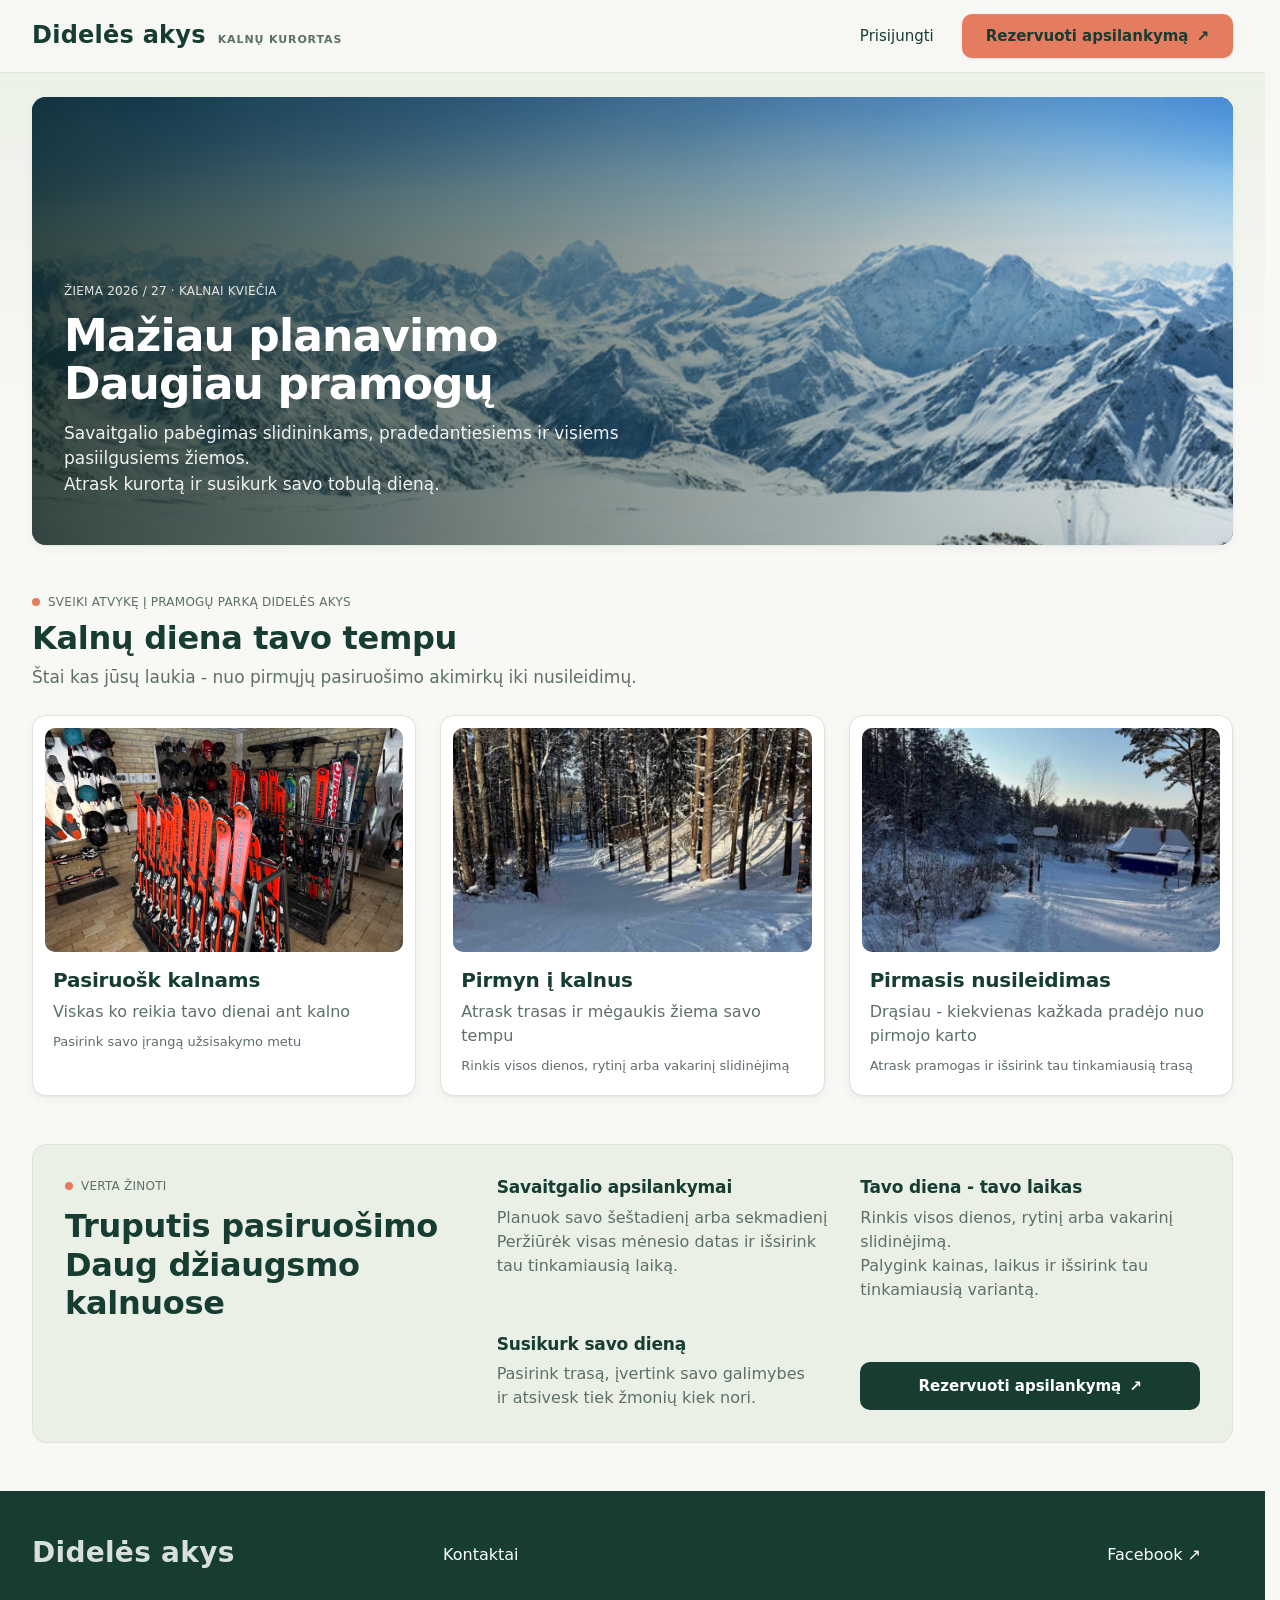
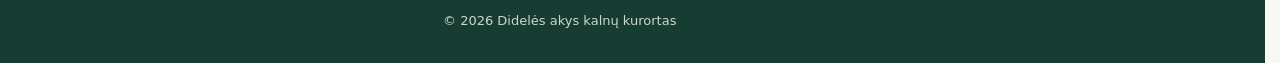
<file: index.html>
<!DOCTYPE html>
<html lang="lt">
<head>
  <meta charset="utf-8">
  <meta name="viewport" content="width=device-width, initial-scale=1">
  <title>Didelės akys – kalnų kurortas</title>
  <meta name="description" content="Savaitgalio pabėgimas slidininkams, pradedantiesiems ir visiems pasiilgusiems žiemos. Atrask Didelės akys kalnų kurortą ir susikurk savo tobulą dieną.">
  <script>document.documentElement.classList.add("js");</script>
  <link rel="stylesheet" href="css/home.css">
</head>
<body>
  <a class="skip-link" href="#main">Pereiti prie turinio</a>

  <header class="site-header">
    <div class="container header-inner">
      <a class="brand" href="index.html" aria-label="Didelės akys kalnų kurortas, pradžia">
        <span class="brand-name">Didelės akys</span>
        <span class="brand-sub">Kalnų kurortas</span>
      </a>
      <button class="nav-toggle" type="button" aria-expanded="false" aria-controls="site-nav" aria-label="Open menu">
        <span></span><span></span><span></span>
      </button>
      <nav class="site-nav" id="site-nav" aria-label="Pagrindinė naršymo juosta">
        <a class="nav-link" href="login.html">Prisijungti</a>
        <a class="btn btn-primary" href="attractions.html">Rezervuoti apsilankymą <span aria-hidden="true">↗</span></a>
      </nav>
    </div>
  </header>

  <main id="main">
    <div class="container hero-wrap">
      <section class="hero">
        <img class="hero__img" src="images/title4.jpg" alt="Snieguotas slėnis su kaimu ir slidinėjimo trasomis">
        <div class="hero__content">
          <p class="eyebrow hero__eyebrow">Žiema 2026 / 27 · Kalnai kviečia</p>
          <h1 class="hero__title">Mažiau planavimo<br>Daugiau pramogų</h1>
          <p class="hero__text">Savaitgalio pabėgimas slidininkams, pradedantiesiems ir visiems pasiilgusiems žiemos.<br>Atrask kurortą ir susikurk savo tobulą dieną.</p>
          <!-- <a class="btn btn-primary btn-lg" href="attractions.html">Rezervuoti apsilankymą <span aria-hidden="true">↗</span></a> -->
        </div>
      </section>
    </div>

    <section class="intro container" aria-labelledby="intro-title">
      <div class="intro__head">
        <p class="eyebrow eyebrow--dot">Sveiki atvykę į pramogų parką Didelės akys</p>
        <h2 id="intro-title">Kalnų diena tavo tempu</h2>
        <p class="muted">Štai kas jūsų laukia - nuo pirmųjų pasiruošimo akimirkų iki nusileidimų.</p>
      </div>

      <ul class="cards">
        <li class="card">
          <article>
            <img src="images/fotke3.png" alt="Slidžių nuomos būdelė, slidės įsmeigtos sniege" loading="lazy">
            <div class="card__title"><h3>Pasiruošk kalnams</h3></div>
            <p class="muted">Viskas ko reikia tavo dienai ant kalno</p>
            <p class="card__note">Pasirink savo įrangą užsisakymo metu</p>
          </article>
        </li>
        <li class="card">
          <article>
            <img src="images/fotke2.png" alt="Gondolinis keltuvas virš apsnigtų pušų" loading="lazy">
            <div class="card__title"><h3>Pirmyn į kalnus</h3></div>
            <p class="muted">Atrask trasas ir mėgaukis žiema savo tempu</p>
            <p class="card__note">Rinkis visos dienos, rytinį arba vakarinį slidinėjimą</p>
          </article>
        </li>
        <li class="card">
          <article>
            <img src="images/fotke4.png" alt="Du žmonės kartu slidinėja švelniu šlaitu" loading="lazy">
            <div class="card__title"><h3>Pirmasis nusileidimas</h3></div>
            <p class="muted">Drąsiau - kiekvienas kažkada pradėjo nuo pirmojo karto</p>
            <p class="card__note">Atrask pramogas ir išsirink tau tinkamiausią trasą</p>
          </article>
        </li>
      </ul>
    </section>

    <section class="container good-wrap" aria-labelledby="good-title">
      <div class="good">
        <div class="good__intro">
          <p class="eyebrow eyebrow--dot">Verta žinoti</p>
          <h2 id="good-title">Truputis pasiruošimo<br>Daug džiaugsmo kalnuose</h2>
        </div>
        <div class="good__item good__item--a">
          <h3>Savaitgalio apsilankymai</h3>
          <p class="muted">Planuok savo šeštadienį arba sekmadienį<br>Peržiūrėk visas mėnesio datas ir išsirink tau tinkamiausią laiką.</p>
        </div>
        <div class="good__item good__item--b">
          <h3>Tavo diena - tavo laikas</h3>
          <p class="muted">Rinkis visos dienos, rytinį arba vakarinį slidinėjimą.<br>Palygink kainas, laikus ir išsirink tau tinkamiausią variantą.</p>
        </div>
        <div class="good__item good__item--c">
          <h3>Susikurk savo dieną</h3>
          <p class="muted">Pasirink trasą, įvertink savo galimybes<br>ir atsivesk tiek žmonių kiek nori.</p>
        </div>
        <div class="good__cta">
          <a class="btn btn-dark btn-lg btn-wide" href="attractions.html">Rezervuoti apsilankymą <span aria-hidden="true">↗</span></a>
        </div>
      </div>
    </section>
  </main>

  <footer class="site-footer">
    <div class="container footer-inner">
      <div class="footer-brand">
        <p class="brand-name">Didelės akys</p>
      </div>
      <nav class="footer-nav" aria-label="Apatinė naršymo juosta">
        <a href="mailto:info@didelesakys.lt" id="footer-contact" data-action="contact">Kontaktai</a>
        <a href="https://www.facebook.com/" target="_blank" rel="noopener noreferrer" id="footer-facebook" data-action="facebook">Facebook <span aria-hidden="true">↗</span></a>
      </nav>
      <div class="footer-legal">
        <p>© 2026 Didelės akys kalnų kurortas</p>
      </div>
    </div>
  </footer>

  <script src="js/script.js"></script>
</body>
</html>
</file>
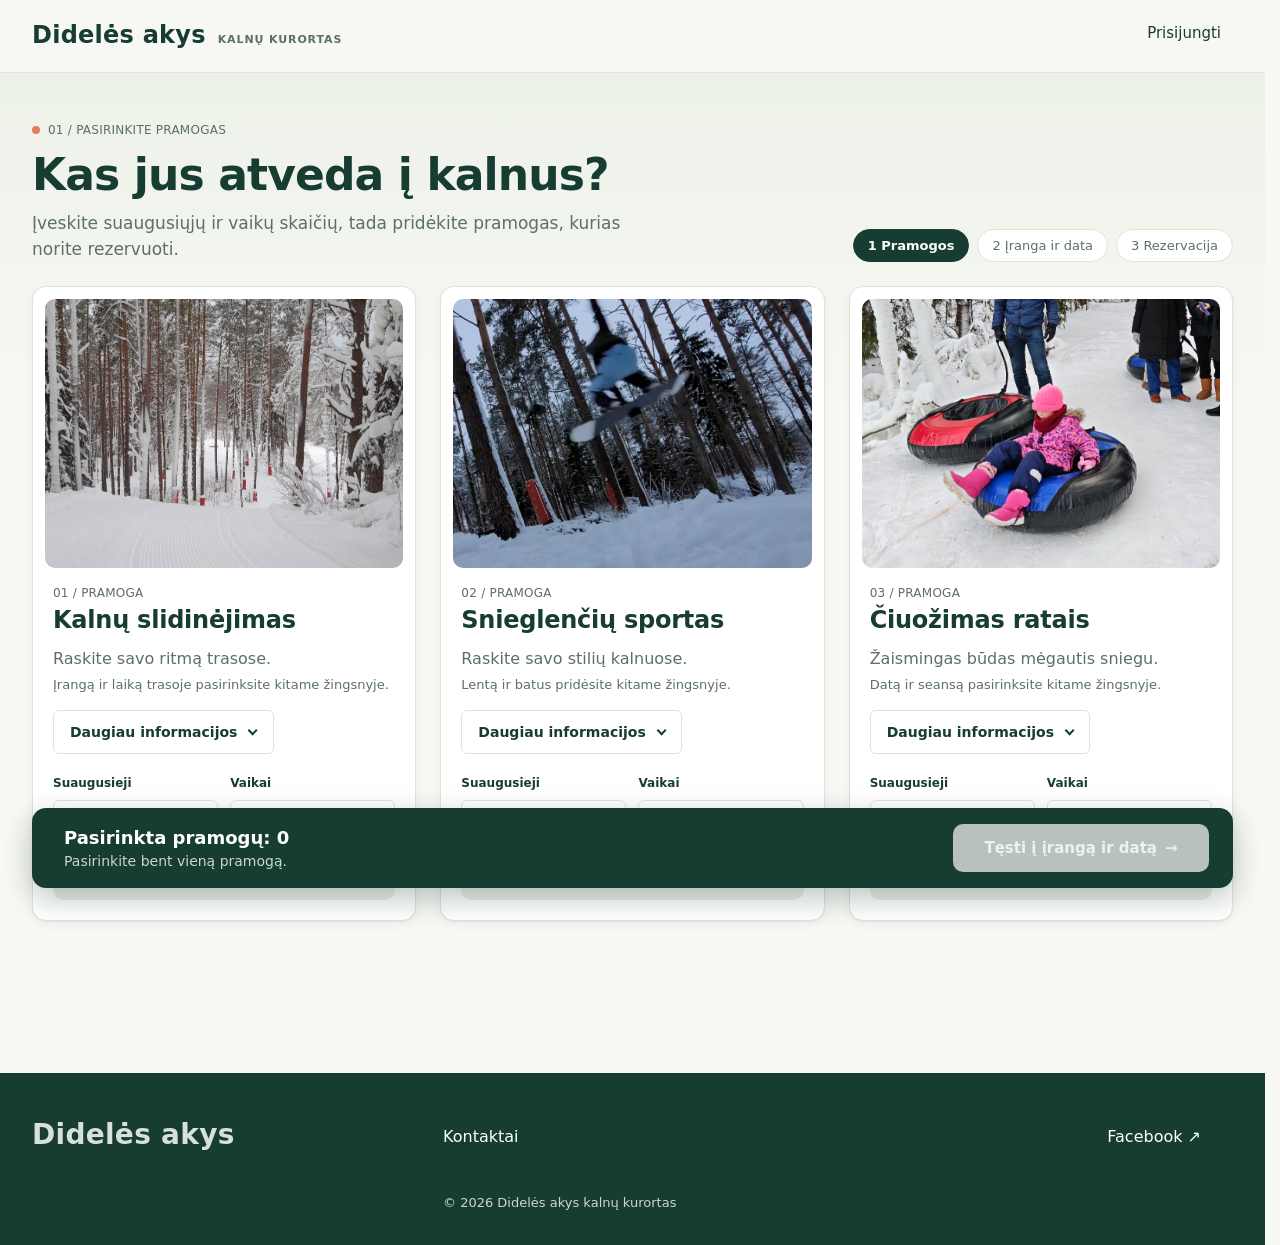
<file: attractions.html>
<!DOCTYPE html>
<html lang="lt">
<head>
  <meta charset="utf-8">
  <meta name="viewport" content="width=device-width, initial-scale=1">
  <title>Pasirinkite pramogas – Didelės akys kalnų kurortas</title>
  <meta name="description" content="Pasirinkite pramogas Didelės akys kalnų kurorte: kalnų slidinėjimą, snieglenčių sportą ir čiuožimą ratais.">
  <link rel="alternate" hreflang="en" href="index.html">
  <link rel="alternate" hreflang="lt" href="lt.html">
  <link rel="stylesheet" href="css/attractions.css">
</head>
<body>
  <a class="skip-link" href="#main">Pereiti prie turinio</a>

  <header class="site-header">
    <div class="container header-inner">
      <a class="brand" href="index.html" id="nav-home" data-action="home" aria-label="Didelės akys kalnų kurortas, pradžia">
        <span class="brand-name">Didelės akys</span>
        <span class="brand-sub">Kalnų kurortas</span>
      </a>
      <nav class="site-nav" aria-label="Pagrindinė naršymo juosta">
        <a class="nav-link nav-hide-sm" href="login.html" id="nav-login" data-action="login">Prisijungti</a>
      </nav>
    </div>
  </header>

  <main id="main" class="container">
    <section class="page-intro" aria-labelledby="page-title">
      <p class="eyebrow">01 / Pasirinkite pramogas</p>
      <h1 id="page-title">Kas jus atveda į kalnus?</h1>
      <div class="intro-row">
        <p class="lead">Įveskite suaugusiųjų ir vaikų skaičių, tada pridėkite pramogas, kurias norite rezervuoti.</p>
        <ol class="steps" aria-label="Rezervavimo žingsniai">
          <li aria-current="step" data-step="attractions">1 Pramogos</li>
          <li data-step="gear-date">2 Įranga ir data</li>
          <li data-step="reservation">3 Rezervacija</li>
        </ol>
      </div>
    </section>

    <form class="booking" id="booking-form" action="#" method="post">
      <div class="booking-layout">

        <!-- Each card is one attraction. JS can find everything through the data-* hooks. Descriptions use native <details>, so no JS is needed to expand them. -->
        <ul class="attractions" id="attractions-list" aria-label="Pramogos">

          <!-- Alpine skiing -->
          <li class="card" data-attraction="alpine-skiing" data-name="Kalnų slidinėjimas">
            <img class="card-img" src="images/alpine-skiing.jpg" alt="Du žmonės slidinėja saulėtoje trasoje" width="332" height="392" loading="lazy">
            <div class="card-body">
              <div class="card-head">
                <div>
                  <p class="eyebrow">01 / Pramoga</p>
                  <h2>Kalnų slidinėjimas</h2>
                </div>
              </div>
              <p class="card-text">Raskite savo ritmą trasose.</p>
              <p class="card-note">Įrangą ir laiką trasoje pasirinksite kitame žingsnyje.</p>

              <details class="more">
                <summary><span class="more-closed">Daugiau informacijos</span><span class="more-open">Mažiau informacijos</span></summary>
                <div class="more-body">
                  <p>Mūsų trasos tinka ir pradedantiesiems, ir patyrusiems slidininkams. Švelnūs šlaitai papėdėje – puiki vieta pirmiesiems posūkiams, o aukštesnės trasos suteikia erdvės greičiui ir ilgiems nusileidimams.</p>
                  <p>Visą dieną veikia keltuvai, o papėdėje rasite įrangos nuomą ir instruktorius, kurie padės parinkti tinkamą dydį ir pasidalys patarimais.</p>
                </div>
              </details>

              <div class="card-controls">
                <div class="field">
                  <label for="ski-adults">Suaugusieji</label>
                  <input class="qty" id="ski-adults" name="ski-adults" data-qty="adults" type="number" inputmode="numeric" min="0" max="20" value="0">
                </div>
                <div class="field">
                  <label for="ski-children">Vaikai</label>
                  <input class="qty" id="ski-children" name="ski-children" data-qty="children" type="number" inputmode="numeric" min="0" max="20" value="0">
                </div>
                <div class="select">
                  <input type="checkbox" id="ski-select" name="attractions" data-select value="alpine-skiing">
                  <label class="btn btn-select" for="ski-select">
                    <span class="when-off">+ Pasirinkti pramogą</span>
                    <span class="when-on">✓ Pasirinkta</span>
                  </label>
                </div>
              </div>
            </div>
          </li>

          <!-- Snowboarding -->
          <li class="card" data-attraction="snowboarding" data-name="Snieglenčių sportas">
            <img class="card-img" src="images/snowboarding.jpg" alt="Snieglentininkas leidžiasi per apsnigtą mišką" width="332" height="392" loading="lazy">
            <div class="card-body">
              <div class="card-head">
                <div>
                  <p class="eyebrow">02 / Pramoga</p>
                  <h2>Snieglenčių sportas</h2>
                </div>
              </div>
              <p class="card-text">Raskite savo stilių kalnuose.</p>
              <p class="card-note">Lentą ir batus pridėsite kitame žingsnyje.</p>

              <details class="more">
                <summary><span class="more-closed">Daugiau informacijos</span><span class="more-open">Mažiau informacijos</span></summary>
                <div class="more-body">
                  <p>Nesvarbu, ar stojate ant lentos pirmą kartą, ar jau mėgstate gilų sniegą – trasos pritaikytos visiems lygiams. Pradedantiesiems skirta lėtesnė zona, kurioje saugu mokytis pusiausvyros.</p>
                  <p>Lentą ir batus galite išsinuomoti papėdėje – darbuotojai padės juos pritaikyti, kad diena kalnuose būtų patogi.</p>
                </div>
              </details>

              <div class="card-controls">
                <div class="field">
                  <label for="board-adults">Suaugusieji</label>
                  <input class="qty" id="board-adults" name="board-adults" data-qty="adults" type="number" inputmode="numeric" min="0" max="20" value="0">
                </div>
                <div class="field">
                  <label for="board-children">Vaikai</label>
                  <input class="qty" id="board-children" name="board-children" data-qty="children" type="number" inputmode="numeric" min="0" max="20" value="0">
                </div>
                <div class="select">
                  <input type="checkbox" id="board-select" name="attractions" data-select value="snowboarding">
                  <label class="btn btn-select" for="board-select">
                    <span class="when-off">+ Pasirinkti pramogą</span>
                    <span class="when-on">✓ Pasirinkta</span>
                  </label>
                </div>
              </div>
            </div>
          </li>

          <!-- Snow tubing -->
          <li class="card" data-attraction="snow-tubing" data-name="Čiuožimas ratais">
            <img class="card-img" src="images/snow-tubing.jpg" alt="Žmonių grupė čiuožia pripučiamais ratais" width="332" height="392" loading="lazy">
            <div class="card-body">
              <div class="card-head">
                <div>
                  <p class="eyebrow">03 / Pramoga</p>
                  <h2>Čiuožimas ratais</h2>
                </div>
              </div>
              <p class="card-text">Žaismingas būdas mėgautis sniegu.</p>
              <p class="card-note">Datą ir seansą pasirinksite kitame žingsnyje.</p>

              <details class="more">
                <summary><span class="more-closed">Daugiau informacijos</span><span class="more-open">Mažiau informacijos</span></summary>
                <div class="more-body">
                  <p>Čiuožimas ratais – paprasčiausias būdas pasijusti vaiku. Atsisėskite ant pripučiamo rato ir leiskitės žemyn sklandžia, specialiai paruošta trasa.</p>
                  <p>Pramoga tinka visai šeimai, o ratus į viršų pakelia keltuvas, todėl nereikia lipti į kalną pėsčiomis.</p>
                </div>
              </details>

              <div class="card-controls">
                <div class="field">
                  <label for="tube-adults">Suaugusieji</label>
                  <input class="qty" id="tube-adults" name="tube-adults" data-qty="adults" type="number" inputmode="numeric" min="0" max="20" value="0">
                </div>
                <div class="field">
                  <label for="tube-children">Vaikai</label>
                  <input class="qty" id="tube-children" name="tube-children" data-qty="children" type="number" inputmode="numeric" min="0" max="20" value="0">
                </div>
                <div class="select">
                  <input type="checkbox" id="tube-select" name="attractions" data-select value="snow-tubing">
                  <label class="btn btn-select" for="tube-select">
                    <span class="when-off">+ Pasirinkti pramogą</span>
                    <span class="when-on">✓ Pasirinkta</span>
                  </label>
                </div>
              </div>
            </div>
          </li>
        </ul>

        <!-- Summary. JS updates the title and detail, and can disable the button when nothing is selected. -->
        <div class="summary" id="summary" data-summary role="region" aria-label="Pasirinkimo santrauka">
          <div aria-live="polite" aria-atomic="true">
            <p class="summary-title" data-summary-title>Pasirinkta pramogų: 0</p>
            <p class="summary-detail" data-summary-detail>Pasirinkite bent vieną pramogą.</p>
          </div>
          <button class="btn btn-primary btn-lg" id="summary-continue" data-summary-submit type="submit">Tęsti į įrangą ir datą <span aria-hidden="true">→</span></button>
        </div>
      </div>
    </form>
  </main>

  <footer class="site-footer">
    <div class="container footer-inner">
      <div class="footer-brand">
        <p class="brand-name">Didelės akys</p>
      </div>
      <nav class="footer-nav" aria-label="Apatinė naršymo juosta">
        <a href="mailto:info@didelesakys.lt" id="footer-contact" data-action="contact">Kontaktai</a>
        <a href="https://www.facebook.com/" target="_blank" rel="noopener noreferrer" id="footer-facebook" data-action="facebook">Facebook <span aria-hidden="true">↗</span></a>
      </nav>
      <div class="footer-legal">
        <p>© 2026 Didelės akys kalnų kurortas</p>
      </div>
    </div>
  </footer>
  <script src="js/attractions.js"></script>
</body>
</html>
</file>
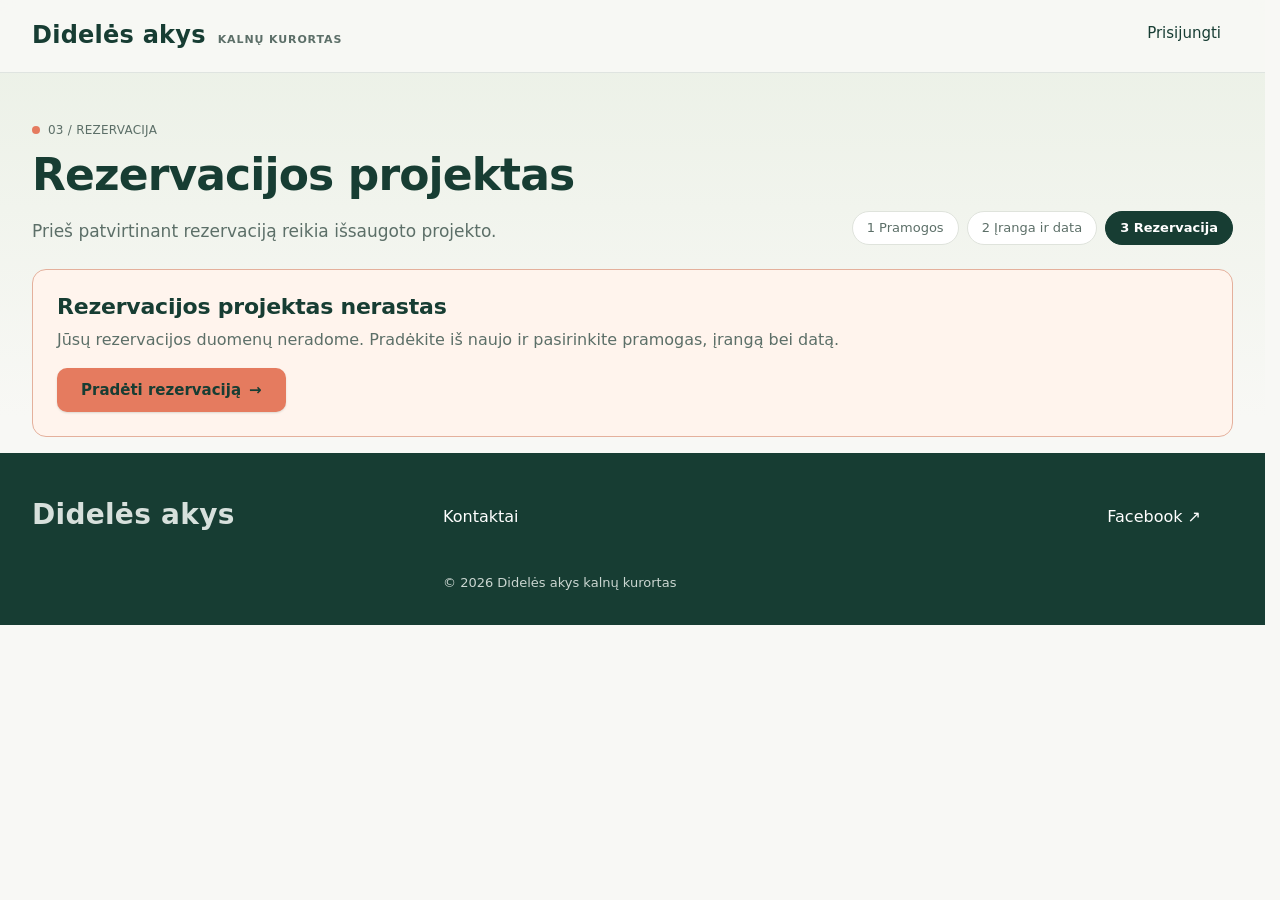
<file: confirmation.html>
<!DOCTYPE html>
<html lang="lt">
<head>
  <meta charset="utf-8">
  <meta name="viewport" content="width=device-width, initial-scale=1">
  <title>Patvirtinkite rezervaciją – Didelės akys kalnų kurortas</title>
  <meta name="description" content="Peržiūrėkite ir patvirtinkite savo Didelės akys kalnų kurorto rezervacijos projektą.">
  <link rel="stylesheet" href="css/attractions.css">
  <link rel="stylesheet" href="css/gear.css">
  <link rel="stylesheet" href="css/confirmation.css">
</head>
<body>
  <a class="skip-link" href="#main">Pereiti prie turinio</a>

  <header class="site-header">
    <div class="container header-inner">
      <a class="brand" href="index.html" aria-label="Didelės akys kalnų kurortas, pradžia">
        <span class="brand-name">Didelės akys</span>
        <span class="brand-sub">Kalnų kurortas</span>
      </a>
      <nav class="site-nav" aria-label="Pagrindinė naršymo juosta">
        <a class="nav-link nav-hide-sm" href="login.html">Prisijungti</a>
      </nav>
    </div>
  </header>

  <main id="main" class="container">
    <section class="page-intro" aria-labelledby="page-title">
      <p class="eyebrow">03 / Rezervacija</p>
      <h1 id="page-title">Peržiūrėkite savo rezervaciją</h1>
      <div class="intro-row">
        <p class="lead">Patikrinkite informaciją prieš patvirtindami. Rezervacija dar nėra galutinai patvirtinta.</p>
        <ol class="steps" aria-label="Rezervavimo žingsniai">
          <li><a href="attractions.html">1 Pramogos</a></li>
          <li><a href="gear.html">2 Įranga ir data</a></li>
          <li aria-current="step">3 Rezervacija</li>
        </ol>
      </div>
    </section>

    <section id="draft-missing" class="notice-panel" hidden aria-labelledby="draft-missing-title">
      <h2 id="draft-missing-title">Rezervacijos projektas nerastas</h2>
      <p>Jūsų rezervacijos duomenų neradome. Pradėkite iš naujo ir pasirinkite pramogas, įrangą bei datą.</p>
      <a class="btn btn-primary" href="attractions.html">Pradėti rezervaciją <span aria-hidden="true">→</span></a>
    </section>

    <section id="confirmation-content" hidden aria-label="Rezervacijos informacija">
      <div id="validation-panel" class="notice-panel" hidden>
        <h2 id="validation-title">Patikrinkite rezervacijos duomenis</h2>
        <div id="validation-content" aria-live="polite"></div>
      </div>

      <div id="feedback" class="feedback" role="alert" aria-live="assertive" hidden></div>

      <section id="success-panel" class="success-panel" hidden aria-labelledby="success-title">
        <p class="eyebrow">Rezervacija patvirtinta</p>
        <h2 id="success-title" tabindex="-1">Iki pasimatymo kalnuose!</h2>
        <p>Jūsų rezervacijos numeris: <strong id="booking-reference"></strong></p>
      </section>

      <div class="confirmation-layout">
        <section class="panel confirmation-summary" aria-labelledby="summary-title">
          <div class="panel-head"><span class="panel-num">01</span><h2 id="summary-title">Apsilankymo informacija</h2></div>
          <dl class="summary-list">
            <div><dt>Data</dt><dd id="summary-date"></dd></div>
            <div><dt>Laikas</dt><dd id="summary-slot"></dd></div>
            <div><dt>Žmonių skaičius</dt><dd id="summary-party"></dd></div>
            <div><dt>Pramogos</dt><dd id="summary-attractions"></dd></div>
          </dl>

          <h3 class="subheading">Nuomojama įranga</h3>
          <p id="no-equipment" class="muted" hidden>Įranga nenuomojama.</p>
          <ul id="equipment-list" class="equipment-list"></ul>

          <h3 class="subheading">Kainos</h3>
          <dl class="price-list">
            <div><dt id="slot-price-label">Seanso kaina</dt><dd id="slot-total"></dd></div>
            <div><dt>Įrangos suma</dt><dd id="equipment-total"></dd></div>
            <div class="grand-total"><dt>Iš viso</dt><dd id="grand-total"></dd></div>
          </dl>
        </section>

        <aside class="panel confirmation-side">
          <section aria-labelledby="customer-title">
            <div class="panel-head"><span class="panel-num">02</span><h2 id="customer-title">Kontaktiniai duomenys</h2></div>
            <dl class="summary-list customer-summary">
              <div><dt>Vardas ir pavardė</dt><dd id="customer-name"></dd></div>
              <div><dt>El. paštas</dt><dd id="customer-email"></dd></div>
              <div><dt>Telefonas</dt><dd id="customer-phone"></dd></div>
            </dl>
          </section>

          <section class="policy" aria-labelledby="policy-title">
            <h2 id="policy-title">Keitimo sąlygos</h2>
            <p id="reschedule-policy"></p>
          </section>

          <div id="confirm-controls" class="confirm-controls">
            <label class="terms-row">
              <input id="terms-accepted" type="checkbox">
              <span>Sutinku su <a href="#">taisyklėmis</a> ir suprantu, kad rezervacijos neatšaukiamos, o datą galima keisti tik iki nurodyto termino.</span>
            </label>
            <button id="confirm-button" class="btn btn-primary btn-lg btn-wide" type="button" disabled>Patvirtinti rezervaciją <span aria-hidden="true">→</span></button>
            <a class="btn btn-soft btn-wide" href="gear.html"><span aria-hidden="true">←</span> Grįžti ir taisyti duomenis</a>
          </div>
          <a id="success-home-link" class="btn btn-primary btn-wide" href="index.html" hidden>Grįžti į pradžią</a>
        </aside>
      </div>
    </section>

    <details class="mock-controls">
      <summary>Testavimo valdikliai (tik demonstracijai)</summary>
      <div class="mock-controls__body">
        <label class="terms-row"><input id="mock-auth" type="checkbox"><span>Imituoti, kad naudotojas prisijungęs</span></label>
        <label for="mock-failure">Imituojama klaida</label>
        <select id="mock-failure">
          <option value="">Nėra</option>
          <option value="slot-unavailable">Seansas nepasiekiamas</option>
          <option value="network-error">Tinklo klaida</option>
          <option value="login-failed">Prisijungimo klaida</option>
        </select>
        <p class="muted">Valdikliai ir mock būsena saugomi tik šios naršyklės sesijoje.</p>
      </div>
    </details>
  </main>

  <dialog id="login-dialog" class="login-dialog" aria-labelledby="login-title">
    <form id="mock-login-form" method="dialog">
      <button class="dialog-close" type="button" id="login-close" aria-label="Uždaryti prisijungimo langą">×</button>
      <p class="eyebrow">Prieš patvirtinant</p>
      <h2 id="login-title">Prisijunkite prie paskyros</h2>
      <p class="muted">Rezervacijos projektas bus išsaugotas, o prisijungus patvirtinimas bus tęsiamas automatiškai.</p>
      <div class="field">
        <label for="mock-login-email">El. paštas</label>
        <input id="mock-login-email" name="email" type="email" autocomplete="email" required>
      </div>
      <div class="field">
        <label for="mock-login-password">Slaptažodis</label>
        <input id="mock-login-password" name="password" type="password" autocomplete="current-password" required>
      </div>
      <p id="login-feedback" class="feedback" role="alert" aria-live="assertive" hidden></p>
      <button id="login-submit" class="btn btn-primary btn-wide" type="submit">Prisijungti ir tęsti</button>
    </form>
  </dialog>

  <footer class="site-footer">
    <div class="container footer-inner">
      <div class="footer-brand"><p class="brand-name">Didelės akys</p></div>
      <nav class="footer-nav" aria-label="Apatinė naršymo juosta">
        <a href="mailto:info@didelesakys.lt">Kontaktai</a>
        <a href="https://www.facebook.com/" target="_blank" rel="noopener noreferrer">Facebook <span aria-hidden="true">↗</span></a>
      </nav>
      <div class="footer-legal"><p>© 2026 Didelės akys kalnų kurortas</p></div>
    </div>
  </footer>

  <noscript><p class="container noscript">Šiam puslapiui reikalingas „JavaScript“, kad būtų galima peržiūrėti rezervaciją.</p></noscript>
  <script src="js/mockBookingService.js"></script>
  <script src="js/confirmation.js"></script>
</body>
</html>
</file>
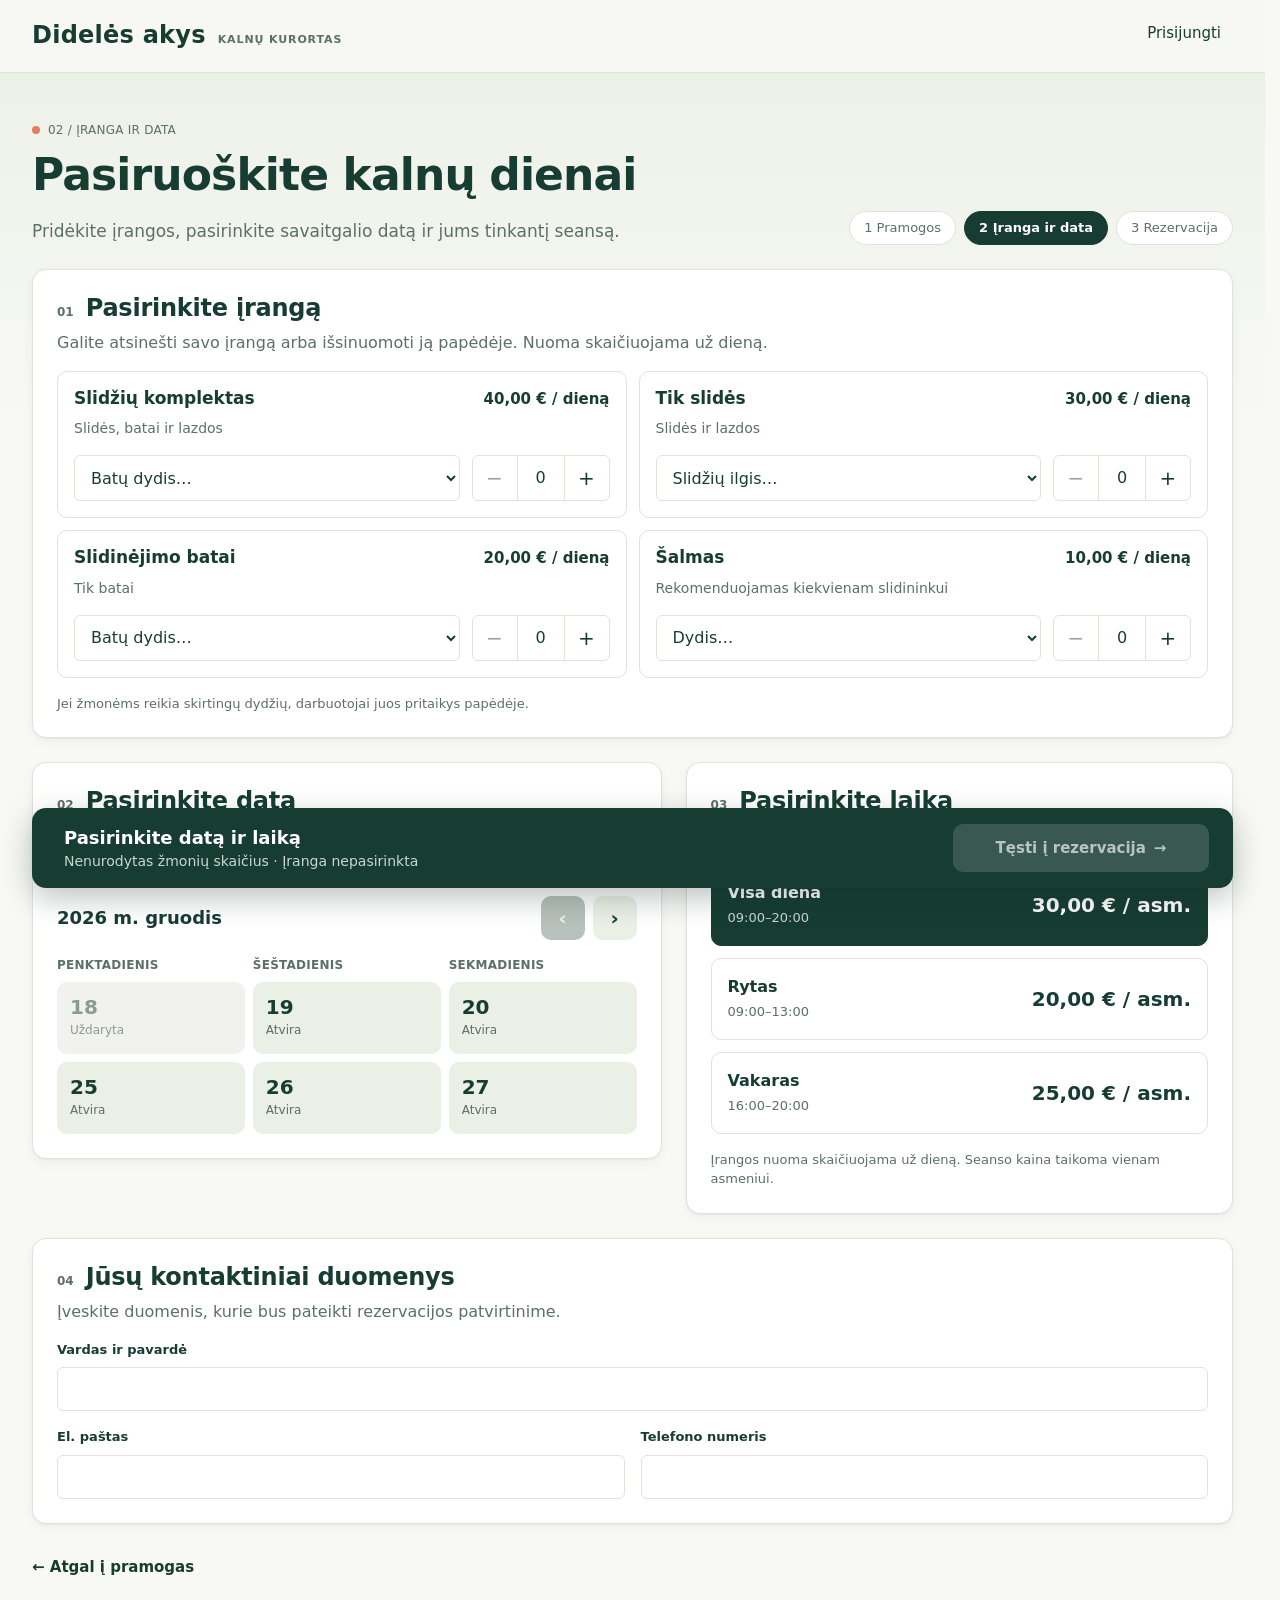
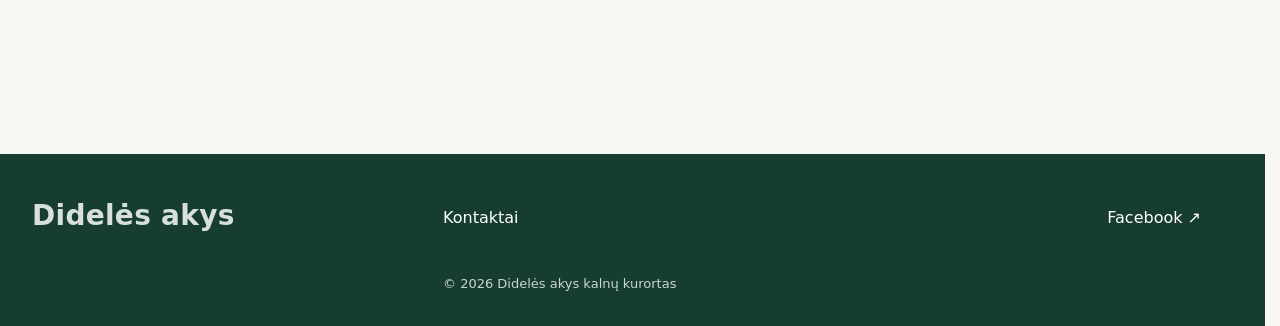
<file: gear.html>
<!DOCTYPE html>
<html lang="lt">
<head>
  <meta charset="utf-8">
  <meta name="viewport" content="width=device-width, initial-scale=1">
  <title>Įranga ir data – Didelės akys kalnų kurortas</title>
  <meta name="description" content="Pasirinkite slidinėjimo įrangą, savaitgalio datą ir seansą Didelės akys kalnų kurorte.">
  <link rel="stylesheet" href="css/attractions.css">
  <link rel="stylesheet" href="css/gear.css">
</head>
<body>
  <a class="skip-link" href="#main">Pereiti prie turinio</a>

  <header class="site-header">
    <div class="container header-inner">
      <a class="brand" href="index.html" aria-label="Didelės akys kalnų kurortas, pradžia">
        <span class="brand-name">Didelės akys</span>
        <span class="brand-sub">Kalnų kurortas</span>
      </a>
      <nav class="site-nav" aria-label="Pagrindinė naršymo juosta">
        <a class="nav-link nav-hide-sm" href="login.html">Prisijungti</a>
      </nav>
    </div>
  </header>

  <main id="main" class="container">
    <section class="page-intro" aria-labelledby="page-title">
      <p class="eyebrow">02 / Įranga ir data</p>
      <h1 id="page-title">Pasiruoškite kalnų dienai</h1>
      <div class="intro-row">
        <p class="lead">Pridėkite įrangos, pasirinkite savaitgalio datą ir jums tinkantį seansą.</p>
        <ol class="steps" aria-label="Rezervavimo žingsniai">
          <li><a href="attractions.html">1 Pramogos</a></li>
          <li aria-current="step">2 Įranga ir data</li>
          <li>3 Rezervacija</li>
        </ol>
      </div>
    </section>

    <form class="booking" id="booking-form" action="#" method="post">
      <div class="stack">

        <!-- 1. Gear -->
        <section class="panel" aria-labelledby="gear-title">
          <div class="panel-head"><span class="panel-num">01</span><h2 id="gear-title">Pasirinkite įrangą</h2></div>
          <p class="panel-sub">Galite atsinešti savo įrangą arba išsinuomoti ją papėdėje. Nuoma skaičiuojama už dieną.</p>

          <ul class="gear-list" id="gear-list">
            <li class="gear" data-id="ski-set" data-name="Slidžių komplektas" data-size="boot">
              <div class="gear-head"><h3>Slidžių komplektas</h3><p class="gear-price" data-gear-price="ski-set"></p></div>
              <p class="gear-desc">Slidės, batai ir lazdos</p>
              <div class="gear-controls">
                <select class="gear-size" name="ski-set-size" aria-label="Slidžių komplektas: batų dydis"></select>
                <div class="stepper">
                  <button type="button" data-step="-1" aria-label="Slidžių komplektas: mažiau">−</button>
                  <input type="number" name="ski-set-qty" inputmode="numeric" min="0" max="10" value="0" aria-label="Slidžių komplekto kiekis">
                  <button type="button" data-step="1" aria-label="Slidžių komplektas: daugiau">+</button>
                </div>
              </div>
              <p class="gear-hint" role="alert">Pasirinkite dydį.</p>
            </li>
            <li class="gear" data-id="skis" data-name="Tik slidės" data-size="length">
              <div class="gear-head"><h3>Tik slidės</h3><p class="gear-price" data-gear-price="skis"></p></div>
              <p class="gear-desc">Slidės ir lazdos</p>
              <div class="gear-controls">
                <select class="gear-size" name="skis-size" aria-label="Tik slidės: ilgis"></select>
                <div class="stepper">
                  <button type="button" data-step="-1" aria-label="Slidės: mažiau">−</button>
                  <input type="number" name="skis-qty" inputmode="numeric" min="0" max="10" value="0" aria-label="Slidžių kiekis">
                  <button type="button" data-step="1" aria-label="Slidės: daugiau">+</button>
                </div>
              </div>
              <p class="gear-hint" role="alert">Pasirinkite ilgį.</p>
            </li>
            <li class="gear" data-id="boots" data-name="Slidinėjimo batai" data-size="boot">
              <div class="gear-head"><h3>Slidinėjimo batai</h3><p class="gear-price" data-gear-price="boots"></p></div>
              <p class="gear-desc">Tik batai</p>
              <div class="gear-controls">
                <select class="gear-size" name="boots-size" aria-label="Slidinėjimo batai: dydis"></select>
                <div class="stepper">
                  <button type="button" data-step="-1" aria-label="Batai: mažiau">−</button>
                  <input type="number" name="boots-qty" inputmode="numeric" min="0" max="10" value="0" aria-label="Batų kiekis">
                  <button type="button" data-step="1" aria-label="Batai: daugiau">+</button>
                </div>
              </div>
              <p class="gear-hint" role="alert">Pasirinkite dydį.</p>
            </li>
            <li class="gear" data-id="helmet" data-name="Šalmas" data-size="helmet">
              <div class="gear-head"><h3>Šalmas</h3><p class="gear-price" data-gear-price="helmet"></p></div>
              <p class="gear-desc">Rekomenduojamas kiekvienam slidininkui</p>
              <div class="gear-controls">
                <select class="gear-size" name="helmet-size" aria-label="Šalmas: dydis"></select>
                <div class="stepper">
                  <button type="button" data-step="-1" aria-label="Šalmas: mažiau">−</button>
                  <input type="number" name="helmet-qty" inputmode="numeric" min="0" max="10" value="0" aria-label="Šalmų kiekis">
                  <button type="button" data-step="1" aria-label="Šalmas: daugiau">+</button>
                </div>
              </div>
              <p class="gear-hint" role="alert">Pasirinkite dydį.</p>
            </li>
          </ul>
          <p class="panel-note">Jei žmonėms reikia skirtingų dydžių, darbuotojai juos pritaikys papėdėje.</p>
        </section>

        <div class="panel-row">
          <!-- 2. Date (weekends only, built by gear.js) -->
          <section class="panel" aria-labelledby="date-title">
            <div class="panel-head"><span class="panel-num">02</span><h2 id="date-title">Pasirinkite datą</h2></div>
            <p class="panel-sub">Vienos dienos rezervacijos penktadieniais, šeštadieniais ir sekmadieniais.</p>

            <div class="cal-head">
              <p class="cal-title" id="cal-title" aria-live="polite"></p>
              <div class="cal-nav">
                <button class="btn btn-soft" type="button" id="cal-prev" aria-label="Ankstesnis mėnuo">‹</button>
                <button class="btn btn-soft" type="button" id="cal-next" aria-label="Kitas mėnuo">›</button>
              </div>
            </div>

            <div class="cal-dow" aria-hidden="true"><span>Penktadienis</span><span>Šeštadienis</span><span>Sekmadienis</span></div>
            <fieldset class="cal-grid" id="cal-grid">
              <legend class="sr-only">Savaitgalio datos</legend>
            </fieldset>
          </section>

          <!-- 3. Session -->
          <section class="panel" aria-labelledby="time-title">
            <div class="panel-head"><span class="panel-num">03</span><h2 id="time-title">Pasirinkite laiką</h2></div>
            <p class="panel-sub" id="time-sub">Pirmiausia pasirinkite datą · suaugusiųjų kainos</p>

            <fieldset class="sessions" id="sessions">
              <legend class="sr-only">Seansas</legend>
            </fieldset>
            <p class="panel-note">Įrangos nuoma skaičiuojama už dieną. Seanso kaina taikoma vienam asmeniui.</p>
          </section>
        </div>

        <section class="panel customer-panel" aria-labelledby="customer-title">
          <div class="panel-head"><span class="panel-num">04</span><h2 id="customer-title">Jūsų kontaktiniai duomenys</h2></div>
          <p class="panel-sub">Įveskite duomenis, kurie bus pateikti rezervacijos patvirtinime.</p>
          <div class="customer-fields">
            <div class="field">
              <label for="customer-name">Vardas ir pavardė</label>
              <input id="customer-name" name="customer-name" type="text" autocomplete="name" required>
            </div>
            <div class="field">
              <label for="customer-email">El. paštas</label>
              <input id="customer-email" name="customer-email" type="email" autocomplete="email" required>
            </div>
            <div class="field">
              <label for="customer-phone">Telefono numeris</label>
              <input id="customer-phone" name="customer-phone" type="tel" autocomplete="tel" required>
            </div>
          </div>
        </section>

        <a class="back-link" href="attractions.html"><span aria-hidden="true">←</span> Atgal į pramogas</a>

        <div class="summary" role="region" aria-label="Pasirinkimo santrauka">
          <div aria-live="polite" aria-atomic="true" id="summary-status">
            <p class="summary-title" id="sum-title">Pasirinkite datą</p>
            <p class="summary-detail" id="sum-detail">Įranga nepasirinkta</p>
          </div>
          <button class="btn btn-primary btn-lg" id="sum-submit" type="submit" disabled>Tęsti į rezervacija <span aria-hidden="true">→</span></button>
        </div>
        <p class="sr-only" id="submit-status" role="status"></p>
      </div>
    </form>
  </main>

  <footer class="site-footer">
    <div class="container footer-inner">
      <div class="footer-brand">
        <p class="brand-name">Didelės akys</p>
      </div>
      <nav class="footer-nav" aria-label="Apatinė naršymo juosta">
        <a href="mailto:info@didelesakys.lt">Kontaktai</a>
        <a href="https://www.facebook.com/" target="_blank" rel="noopener noreferrer">Facebook <span aria-hidden="true">↗</span></a>
      </nav>
      <div class="footer-legal">
        <p>© 2026 Didelės akys kalnų kurortas</p>
      </div>
    </div>
  </footer>

  <noscript>
    <p class="container noscript">Šiam puslapiui reikalingas „JavaScript“, kad būtų galima pasirinkti datą ir įrangą.</p>
  </noscript>
  <script src="js/mockBookingService.js"></script>
  <script src="js/gear.js"></script>
</body>
</html>
</file>
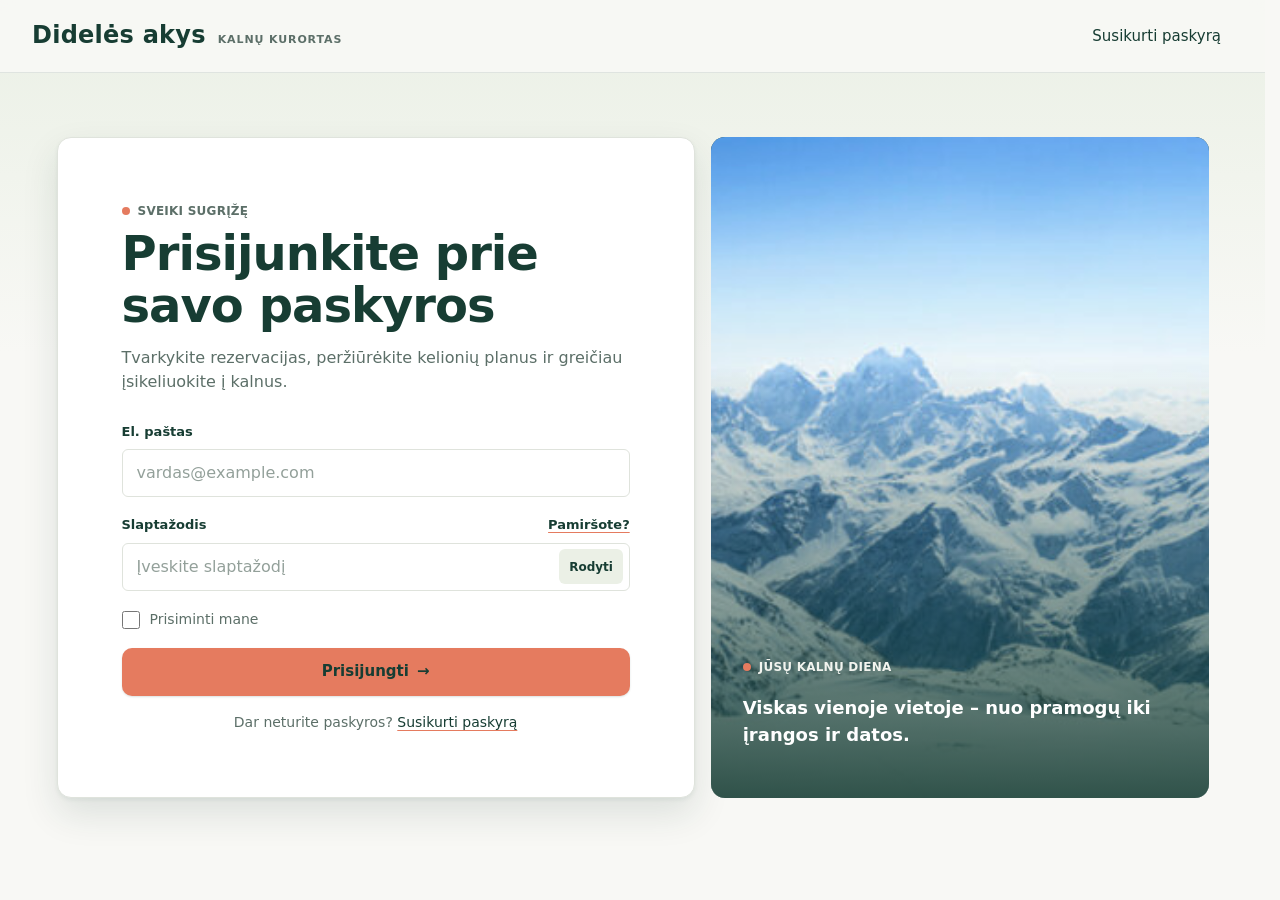
<file: login.html>
<!DOCTYPE html>
<html lang="lt">
<head>
  <meta charset="utf-8">
  <meta name="viewport" content="width=device-width, initial-scale=1">
  <title>Prisijungti – Didelės akys kalnų kurortas</title>
  <meta name="description" content="Prisijunkite prie Didelės akys kalnų kurorto paskyros.">
  <link rel="stylesheet" href="css/auth.css">
</head>
<body>
  <a class="skip-link" href="#main">Pereiti prie turinio</a>

  <header class="auth-header">
    <div class="container header-inner">
      <a class="brand" href="index.html" aria-label="Didelės akys kalnų kurortas, pradžia">
        <span class="brand-name">Didelės akys</span>
        <span class="brand-sub">Kalnų kurortas</span>
      </a>
      <nav class="site-nav" aria-label="Paskyros naršymas">
        <a class="nav-link" href="register.html">Susikurti paskyrą</a>
      </nav>
    </div>
  </header>

  <main id="main" class="auth-shell">
    <section class="auth-card" aria-labelledby="login-title">
      <div class="auth-copy">
        <p class="eyebrow">Sveiki sugrįžę</p>
        <h1 id="login-title">Prisijunkite prie savo paskyros</h1>
        <p class="lead">Tvarkykite rezervacijas, peržiūrėkite kelionių planus ir greičiau įsikeliuokite į kalnus.</p>
      </div>

      <form class="auth-form" action="#" method="post">
        <div class="field">
          <label for="login-email">El. paštas</label>
          <input id="login-email" name="email" type="email" autocomplete="email" placeholder="vardas@example.com" required>
        </div>

        <div class="field">
          <div class="label-row">
            <label for="login-password">Slaptažodis</label>
            <a href="#" class="text-link">Pamiršote?</a>
          </div>
          <div class="password-wrap">
            <input id="login-password" name="password" type="password" autocomplete="current-password" placeholder="Įveskite slaptažodį" minlength="8" required>
            <button class="password-toggle" type="button" data-password-toggle="login-password" aria-label="Rodyti slaptažodį">Rodyti</button>
          </div>
        </div>

        <label class="check-row">
          <input type="checkbox" name="remember">
          <span>Prisiminti mane</span>
        </label>

        <button class="btn btn-primary btn-wide" type="submit">Prisijungti <span aria-hidden="true">→</span></button>
        <p class="auth-switch">Dar neturite paskyros? <a href="register.html">Susikurti paskyrą</a></p>
      </form>
    </section>

    <aside class="auth-visual" aria-label="Didelės akys kalnų kurortas">
      <img src="images/title4.jpg" alt="Snieguotas kalnų slėnis ir slidinėjimo trasos">
      <div class="visual-caption">
        <p class="eyebrow">Jūsų kalnų diena</p>
        <p>Viskas vienoje vietoje – nuo pramogų iki įrangos ir datos.</p>
      </div>
    </aside>
  </main>

  <script src="js/auth.js"></script>
</body>
</html>
</file>
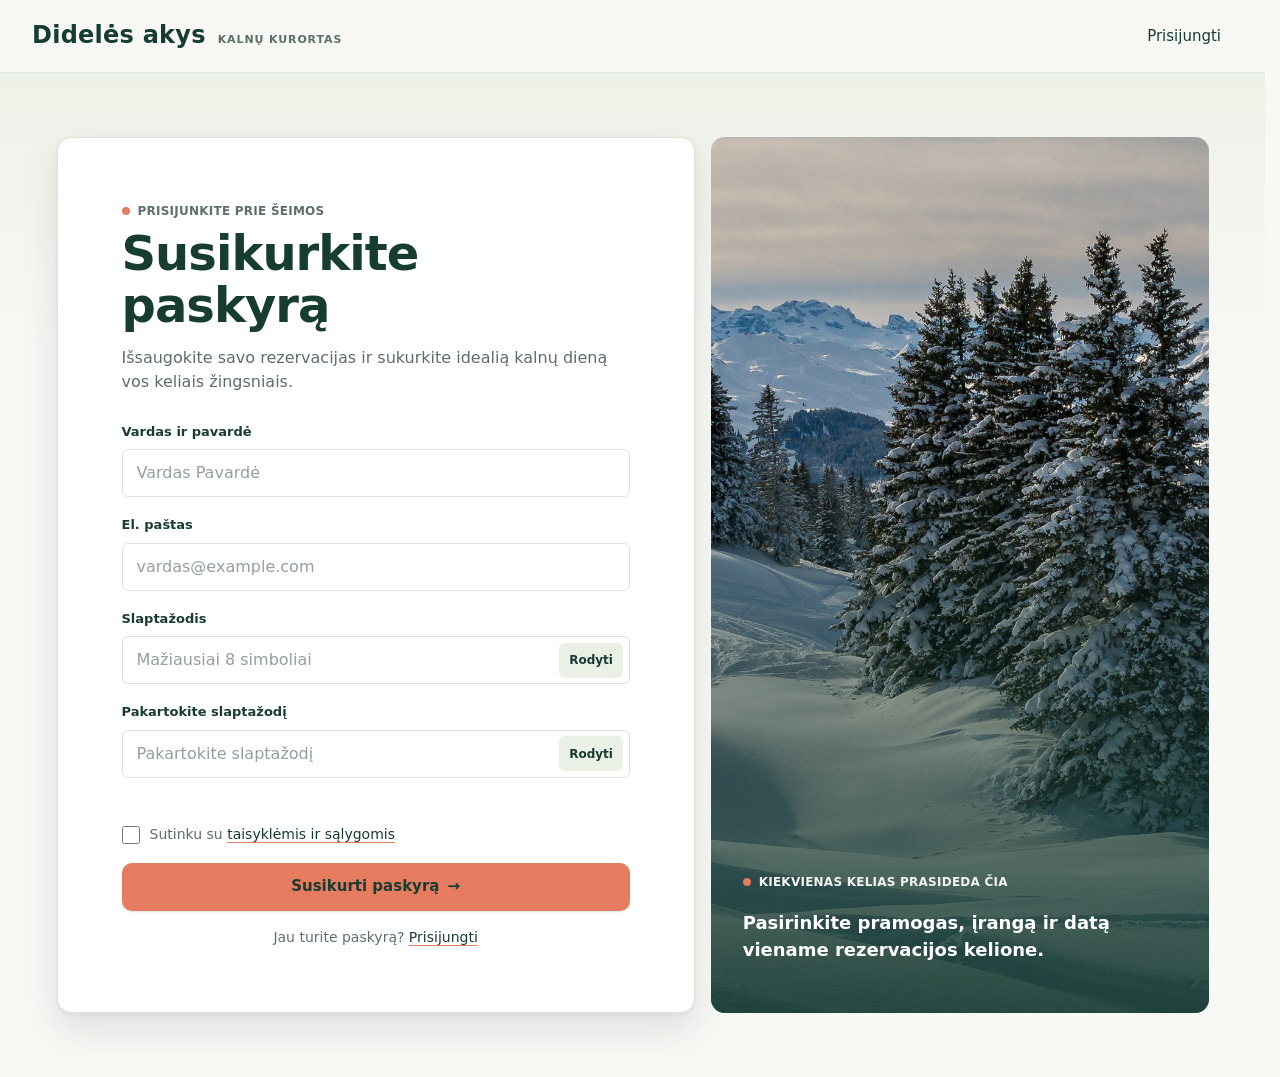
<file: register.html>
<!DOCTYPE html>
<html lang="lt">
<head>
  <meta charset="utf-8">
  <meta name="viewport" content="width=device-width, initial-scale=1">
  <title>Registracija – Didelės akys kalnų kurortas</title>
  <meta name="description" content="Susikurkite Didelės akys kalnų kurorto paskyrą.">
  <link rel="stylesheet" href="css/auth.css">
</head>
<body>
  <a class="skip-link" href="#main">Pereiti prie turinio</a>

  <header class="auth-header">
    <div class="container header-inner">
      <a class="brand" href="index.html" aria-label="Didelės akys kalnų kurortas, pradžia">
        <span class="brand-name">Didelės akys</span>
        <span class="brand-sub">Kalnų kurortas</span>
      </a>
      <nav class="site-nav" aria-label="Paskyros naršymas">
        <a class="nav-link" href="login.html">Prisijungti</a>
      </nav>
    </div>
  </header>

  <main id="main" class="auth-shell">
    <section class="auth-card" aria-labelledby="register-title">
      <div class="auth-copy">
        <p class="eyebrow">Prisijunkite prie šeimos</p>
        <h1 id="register-title">Susikurkite paskyrą</h1>
        <p class="lead">Išsaugokite savo rezervacijas ir sukurkite idealią kalnų dieną vos keliais žingsniais.</p>
      </div>

      <form class="auth-form" id="register-form" action="#" method="post">
        <div class="field">
          <label for="register-name">Vardas ir pavardė</label>
          <input id="register-name" name="name" type="text" autocomplete="name" placeholder="Vardas Pavardė" required>
        </div>

        <div class="field">
          <label for="register-email">El. paštas</label>
          <input id="register-email" name="email" type="email" autocomplete="email" placeholder="vardas@example.com" required>
        </div>

        <div class="field">
          <label for="register-password">Slaptažodis</label>
          <div class="password-wrap">
            <input id="register-password" name="password" type="password" autocomplete="new-password" placeholder="Mažiausiai 8 simboliai" minlength="8" required>
            <button class="password-toggle" type="button" data-password-toggle="register-password" aria-label="Rodyti slaptažodį">Rodyti</button>
          </div>
        </div>

        <div class="field">
          <label for="register-confirm">Pakartokite slaptažodį</label>
          <div class="password-wrap">
            <input id="register-confirm" name="confirm-password" type="password" autocomplete="new-password" placeholder="Pakartokite slaptažodį" minlength="8" required>
            <button class="password-toggle" type="button" data-password-toggle="register-confirm" aria-label="Rodyti slaptažodį">Rodyti</button>
          </div>
          <p class="form-error" id="password-error" role="alert"></p>
        </div>

        <label class="check-row">
          <input type="checkbox" name="terms" required>
          <span>Sutinku su <a href="#">taisyklėmis ir sąlygomis</a></span>
        </label>

        <button class="btn btn-primary btn-wide" type="submit">Susikurti paskyrą <span aria-hidden="true">→</span></button>
        <p class="auth-switch">Jau turite paskyrą? <a href="login.html">Prisijungti</a></p>
      </form>
    </section>

    <aside class="auth-visual" aria-label="Didelės akys kalnų kurortas">
      <img src="images/alpine-valley.jpg" alt="Slėnis tarp snieguotų kalnų">
      <div class="visual-caption">
        <p class="eyebrow">Kiekvienas kelias prasideda čia</p>
        <p>Pasirinkite pramogas, įrangą ir datą viename rezervacijos kelione.</p>
      </div>
    </aside>
  </main>

  <script src="js/auth.js"></script>
</body>
</html>
</file>
<file: css/home.css>
/* ==========================================================
   Didelės akys – home page
   Styled to match attractions.css (same tokens, buttons, cards, footer).
   Mobile-first. Breakpoints: 640px, 860px
   Works with script.js (.site-header, .nav-toggle, #site-nav, .is-open, .is-scrolled, .js)
   ========================================================== */

/* ---------- Tokens ---------- */
:root {
  --bg: #f8f8f5;
  --surface: #ffffff;
  --forest: #173d33;        /* text, headings, footer */
  --forest-soft: #5c6f68;   /* secondary text */
  --sage: #ebf0e6;          /* soft panels, secondary buttons */
  --line: #dfe3dc;
  --coral: #e57b5f;         /* primary action */
  --coral-dark: #d4684b;

  --shadow-sm: 0 1px 2px rgba(23, 61, 51, 0.06), 0 4px 12px rgba(23, 61, 51, 0.04);
  --shadow-md: 0 2px 4px rgba(23, 61, 51, 0.06), 0 12px 28px rgba(23, 61, 51, 0.10);

  --font: system-ui, -apple-system, "Segoe UI", Roboto, "Helvetica Neue", Arial, sans-serif;

  --radius-sm: 6px;
  --radius: 10px;
  --radius-lg: 14px;

  --space-1: 0.25rem;
  --space-2: 0.5rem;
  --space-3: 0.75rem;
  --space-4: 1rem;
  --space-5: 1.5rem;
  --space-6: 2rem;
  --space-7: 3rem;

  --container: 82rem;
  --gutter: 1rem;
}

/* ---------- Reset / base ---------- */
*, *::before, *::after { box-sizing: border-box; }

html {
  -webkit-text-size-adjust: 100%;
  scroll-behavior: smooth;
  scrollbar-gutter: stable;
}

body {
  margin: 0;
  font-family: var(--font);
  font-size: 1rem;
  line-height: 1.5;
  color: var(--forest);
  background: linear-gradient(180deg, #eaf0e5 0, var(--bg) 26rem) no-repeat, var(--bg);
  -webkit-font-smoothing: antialiased;
}

::selection { background: var(--coral); color: var(--forest); }

img { display: block; max-width: 100%; height: auto; }

h1, h2, h3, p, ul, ol { margin: 0; }
ul, ol { padding: 0; list-style: none; }

a { color: inherit; text-decoration: none; }

:focus-visible {
  outline: 3px solid var(--coral);
  outline-offset: 2px;
}

@media (prefers-reduced-motion: reduce) {
  html { scroll-behavior: auto; }
  * { transition: none !important; }
}

/* ---------- Layout helpers ---------- */
.container {
  width: 100%;
  max-width: var(--container);
  margin-inline: auto;
  padding-inline: var(--gutter);
}

.skip-link {
  position: absolute;
  left: var(--space-4);
  top: -4rem;
  z-index: 100;
  padding: var(--space-2) var(--space-4);
  background: var(--forest);
  color: #fff;
  border-radius: var(--radius-sm);
}
.skip-link:focus { top: var(--space-2); }

.eyebrow {
  font-size: 0.75rem;
  font-weight: 500;
  letter-spacing: 0.02em;
  text-transform: uppercase;
  color: var(--forest-soft);
}
.eyebrow--dot::before {
  content: "";
  display: inline-block;
  width: 0.5rem;
  height: 0.5rem;
  margin-right: var(--space-2);
  border-radius: 50%;
  background: var(--coral);
}

.muted { color: var(--forest-soft); }

h2 {
  font-size: clamp(1.5rem, 3vw + 0.5rem, 2rem);
  line-height: 1.2;
  font-weight: 700;
  letter-spacing: -0.01em;
  margin-top: var(--space-2);
}
h3 { font-size: 1.25rem; line-height: 1.2; font-weight: 700; letter-spacing: -0.01em; }

/* ---------- Buttons ---------- */
.btn {
  display: inline-flex;
  align-items: center;
  justify-content: center;
  gap: var(--space-2);
  min-height: 2.75rem;               /* 44px touch target */
  padding: 0 var(--space-5);
  border: 0;
  border-radius: var(--radius);
  font: inherit;
  font-size: 0.9375rem;
  font-weight: 600;
  cursor: pointer;
  transition: background-color 0.15s ease, color 0.15s ease, transform 0.1s ease;
}
.btn:active { transform: translateY(1px); }
.btn-primary { background: var(--coral); color: var(--forest); box-shadow: 0 1px 2px rgba(23, 61, 51, 0.15); }
.btn-primary:hover { background: var(--coral-dark); }
.btn-dark { background: var(--forest); color: #fff; }
.btn-dark:hover { background: #1f4d41; }
.btn-lg { min-height: 3rem; }
.btn-wide { width: 100%; }

/* ---------- Header (identical on every page) ---------- */
.site-header,
.auth-header {
  z-index: 20;
  background: rgba(248, 248, 245, 0.94);
  -webkit-backdrop-filter: blur(8px);
  backdrop-filter: blur(8px);
  border-bottom: 1px solid rgba(23, 61, 51, 0.1);
}

.header-inner {
  position: relative;
  display: flex;
  align-items: center;
  justify-content: space-between;
  gap: 1rem;
  min-height: 4.5rem;
}

.brand { display: flex; align-items: baseline; gap: var(--space-3); }
.brand-name {
  font-size: 1.5rem;
  font-weight: 800;
  letter-spacing: 0.01em;
  line-height: 1;
}
.brand-sub { display: none; font-size: 0.6875rem; font-weight: 600; text-transform: uppercase; letter-spacing: 0.08em; color: var(--forest-soft); }

.site-nav { display: flex; align-items: center; gap: var(--space-4); }
.nav-link {
  display: inline-flex;
  align-items: center;
  min-height: 2.75rem;
  padding: 0.5rem 0.75rem;
  border-radius: 6px;
  font-size: 0.9375rem;
  font-weight: 500;
  color: var(--forest);
}
.nav-link:hover { background: rgba(23, 61, 51, 0.06); }

/* Menu button (shown only when JS is on and the screen is narrow) */
.nav-toggle {
  display: none;
  width: 2.75rem;
  height: 2.75rem;
  padding: 0;
  background: var(--sage);
  border: 0;
  border-radius: var(--radius);
  cursor: pointer;
  flex-direction: column;
  align-items: center;
  justify-content: center;
  gap: 4px;
}
.nav-toggle span {
  display: block;
  width: 18px;
  height: 2px;
  background: var(--forest);
  transition: transform 0.2s ease, opacity 0.2s ease;
}
.nav-toggle[aria-expanded="true"] span:nth-child(1) { transform: translateY(6px) rotate(45deg); }
.nav-toggle[aria-expanded="true"] span:nth-child(2) { opacity: 0; }
.nav-toggle[aria-expanded="true"] span:nth-child(3) { transform: translateY(-6px) rotate(-45deg); }

@media (max-width: 860px) {
  .js .nav-toggle { display: flex; }
  .js .site-nav {
    display: none;
    position: absolute;
    top: 100%;
    left: 0;
    right: 0;
    flex-direction: column;
    align-items: stretch;
    gap: var(--space-2);
    padding: var(--space-4);
    background: var(--surface);
    border: 1px solid var(--line);
    border-radius: var(--radius-lg);
    box-shadow: var(--shadow-md);
  }
  .js .site-nav.is-open { display: flex; }
  .js .site-nav .nav-link { padding: var(--space-3); }
}
/* Without JS the header simply wraps */
@media (max-width: 479px) {
  html:not(.js) .header-inner { flex-wrap: wrap; }
}

/* ---------- Hero ---------- */
.hero-wrap { padding-block: var(--space-5) 0; }

.hero {
  position: relative;
  display: flex;
  min-height: 22rem;
  overflow: hidden;
  color: #fff;
  background: #2f4a50;               /* fallback while image loads */
  border-radius: var(--radius-lg);
  box-shadow: var(--shadow-sm);
}
.hero__img { position: absolute; inset: 0; width: 100%; height: 100%; object-fit: cover; }
.hero::after {                        /* darkens left side for text legibility */
  content: "";
  position: absolute;
  inset: 0;
  background: linear-gradient(90deg, rgba(10, 30, 22, 0.78) 0%, rgba(10, 30, 22, 0.4) 55%, rgba(10, 30, 22, 0.05) 100%);
}
.hero__content {
  position: relative;
  z-index: 1;
  display: flex;
  flex-direction: column;
  justify-content: flex-end;
  gap: var(--space-3);
  padding: var(--space-6) var(--space-5);
}
.hero__eyebrow { color: rgba(255, 255, 255, 0.85); }
.hero__title {
  font-size: clamp(1.875rem, 5vw + 0.5rem, 2.75rem);
  line-height: 1.1;
  letter-spacing: -0.02em;
  font-weight: 800;
}
.hero__text { max-width: 40rem; font-size: 1.0625rem; color: rgba(255, 255, 255, 0.92); }

/* ---------- Intro + cards ---------- */
.intro { padding-block: var(--space-7) 0; }
.intro__head p.muted { margin-top: var(--space-2); max-width: 40rem; font-size: 1.0625rem; }

.cards {
  display: grid;
  gap: var(--space-4);
  margin-top: var(--space-5);
}

.card {
  display: grid;
  background: var(--surface);
  border: 1px solid var(--line);
  border-radius: var(--radius-lg);
  box-shadow: var(--shadow-sm);
  transition: border-color 0.15s ease, box-shadow 0.2s ease;
}
@media (hover: hover) {
  .card:hover { box-shadow: var(--shadow-sm); }
}
.card article {
  display: grid;
  gap: var(--space-1);
  align-content: start;
  padding: var(--space-3);
  border-radius: var(--radius-lg);
}

.card img {
  width: 100%;
  aspect-ratio: 16 / 10;
  object-fit: cover;
  background: var(--sage);
  border-radius: var(--radius);
  margin-bottom: var(--space-3);
}
.card__title {
  display: flex;
  justify-content: space-between;
  align-items: center;
  gap: var(--space-3);
  padding-inline: var(--space-2);
}
.card__title span { color: var(--forest-soft); font-weight: 600; }
.card .muted, .card__note { padding-inline: var(--space-2); }
.card .muted { margin-top: var(--space-1); }
.card__note { margin-top: var(--space-1); padding-bottom: var(--space-2); font-size: 0.8125rem; color: var(--forest-soft); }

/* Tablet: image beside the text */
@media (min-width: 40em) and (max-width: 860px) {
  .card article { grid-template-columns: 10rem 1fr; column-gap: var(--space-5); padding: var(--space-4); }
  .card img { grid-row: 1 / span 3; aspect-ratio: 5 / 6; align-self: start; margin-bottom: 0; }
  .card__title, .card .muted, .card__note { padding-inline: 0; grid-column: 2; }
}

/* ---------- Good to know ---------- */
.good-wrap { padding-block: var(--space-7); }

.good {
  display: grid;
  grid-template-columns: minmax(0, 1fr);
  grid-template-areas: "intro" "a" "b" "c" "cta";
  gap: var(--space-5);
  padding: var(--space-5);
  background: var(--sage);
  border: 1px solid var(--line);
  border-radius: var(--radius-lg);
}
.good__intro { grid-area: intro; }
.good__item--a { grid-area: a; }
.good__item--b { grid-area: b; }
.good__item--c { grid-area: c; }
.good__cta { grid-area: cta; align-self: end; }

.good h2 { margin-top: var(--space-3); }
.good h3 { font-size: 1.0625rem; margin-bottom: var(--space-2); }
.good .muted { max-width: 34rem; }

/* ---------- Footer ---------- */
.site-footer { background: var(--forest); color: #fff; }

.footer-inner { display: grid; gap: var(--space-6); padding-block: var(--space-7) var(--space-6); }
.footer-brand .brand-name { margin-bottom: var(--space-3); display: block; font-size: 1.75rem; }
.footer-brand p:last-child { color: #d7e0dc; }

.footer-nav { display: flex; flex-wrap: wrap; gap: var(--space-3) var(--space-6); font-weight: 500; }
.footer-nav a { padding-block: var(--space-1); }

.footer-legal { display: grid; gap: var(--space-3); font-size: 0.8125rem; color: #cbd6d1; }
.footer-legal nav { display: flex; gap: var(--space-5); }
.site-footer a:hover { text-decoration: underline; }

/* ==========================================================
   ≥ 640px – tablets
   ========================================================== */
@media (min-width: 40em) {
  :root { --gutter: 2rem; }

  .brand-sub { display: inline; }
  .hero { min-height: 26rem; }
  .hero__content { padding: var(--space-7) var(--space-6); }

  .footer-inner { grid-template-columns: 1fr auto; }
  .footer-legal { grid-column: 1 / -1; grid-auto-flow: column; justify-content: space-between; }
}

/* ==========================================================
   ≥ 861px – desktop
   ========================================================== */
@media (min-width: 53.8125em) {
  .hero { min-height: 28rem; }

  .cards { grid-template-columns: repeat(3, minmax(0, 1fr)); gap: var(--space-5); }

  .good {
    grid-template-columns: 1.2fr 1fr 1fr;
    grid-template-areas:
      "intro a b"
      "intro c cta";
    gap: var(--space-6) var(--space-5);
    padding: var(--space-6);
  }

  .footer-inner { grid-template-columns: 1fr 2fr auto; align-items: start; }
  .footer-nav { justify-content: space-between; }
  .footer-legal { grid-column: 2 / -1; }
}
</file>
<file: css/attractions.css>
/* ==========================================================
   Alto Mountain Resort – attractions page
   Mobile-first. Breakpoints: 640px, 900px
   ========================================================== */

/* ---------- Tokens ---------- */
:root {
  --bg: #f8f8f5;
  --surface: #ffffff;
  --forest: #173d33;        /* text, headings, footer */
  --forest-soft: #5c6f68;   /* secondary text */
  --sage: #ebf0e6;          /* soft panels, secondary buttons */
  --line: #dfe3dc;
  --coral: #e57b5f;         /* primary action */
  --coral-dark: #d4684b;

  --shadow-sm: 0 1px 2px rgba(23, 61, 51, 0.06), 0 4px 12px rgba(23, 61, 51, 0.04);
  --shadow-md: 0 2px 4px rgba(23, 61, 51, 0.06), 0 12px 28px rgba(23, 61, 51, 0.10);

  --font: system-ui, -apple-system, "Segoe UI", Roboto, "Helvetica Neue", Arial, sans-serif;

  --radius-sm: 6px;
  --radius: 10px;
  --radius-lg: 14px;

  --space-1: 0.25rem;
  --space-2: 0.5rem;
  --space-3: 0.75rem;
  --space-4: 1rem;
  --space-5: 1.5rem;
  --space-6: 2rem;
  --space-7: 3rem;

  --container: 82rem;
  --gutter: 1rem;
}

/* ---------- Reset / base ---------- */
*, *::before, *::after { box-sizing: border-box; }

html {
  -webkit-text-size-adjust: 100%;
  scroll-behavior: smooth;
  scrollbar-gutter: stable;
}

body {
  margin: 0;
  font-family: var(--font);
  font-size: 1rem;
  line-height: 1.5;
  color: var(--forest);
  background: linear-gradient(180deg, #eaf0e5 0, var(--bg) 26rem) no-repeat, var(--bg);
  -webkit-font-smoothing: antialiased;
}

::selection { background: var(--coral); color: var(--forest); }

img { display: block; max-width: 100%; height: auto; }

h1, h2, h3, p, ul, ol { margin: 0; }
ul, ol { padding: 0; list-style: none; }

a { color: inherit; text-decoration: none; }

:focus-visible {
  outline: 3px solid var(--coral);
  outline-offset: 2px;
}

@media (prefers-reduced-motion: reduce) {
  html { scroll-behavior: auto; }
  * { transition: none !important; }
}

/* ---------- Layout helpers ---------- */
.container {
  width: 100%;
  max-width: var(--container);
  margin-inline: auto;
  padding-inline: var(--gutter);
}

.skip-link {
  position: absolute;
  left: var(--space-4);
  top: -4rem;
  z-index: 100;
  padding: var(--space-2) var(--space-4);
  background: var(--forest);
  color: #fff;
  border-radius: var(--radius-sm);
}
.skip-link:focus { top: var(--space-2); }

.eyebrow {
  font-size: 0.75rem;
  font-weight: 500;
  letter-spacing: 0.02em;
  text-transform: uppercase;
  color: var(--forest-soft);
}
/* ---------- Buttons ---------- */
.btn {
  display: inline-flex;
  align-items: center;
  justify-content: center;
  gap: var(--space-2);
  min-height: 2.75rem;               /* 44px touch target */
  padding: 0 var(--space-5);
  border: 0;
  border-radius: var(--radius);
  font: inherit;
  font-size: 0.9375rem;
  font-weight: 600;
  cursor: pointer;
  transition: background-color 0.15s ease, color 0.15s ease, transform 0.1s ease;
}
.btn:active { transform: translateY(1px); }
.btn-primary { background: var(--coral); color: var(--forest); box-shadow: 0 1px 2px rgba(23, 61, 51, 0.15); }
.btn-primary:hover { background: var(--coral-dark); }
.btn:disabled { cursor: not-allowed; background: #b8c1bc; color: #eef1ef; box-shadow: none; }
.btn-soft { background: var(--sage); color: var(--forest); }
.btn-soft:hover { background: #dfe8d8; }
.btn-lg { min-height: 3rem; }

/* ---------- Header (identical on every page) ---------- */
.site-header,
.auth-header {
  z-index: 20;
  background: rgba(248, 248, 245, 0.94);
  -webkit-backdrop-filter: blur(8px);
  backdrop-filter: blur(8px);
  border-bottom: 1px solid rgba(23, 61, 51, 0.1);
}

.header-inner {
  position: relative;
  display: flex;
  align-items: center;
  justify-content: space-between;
  gap: 1rem;
  min-height: 4.5rem;
}

.brand { display: flex; align-items: baseline; gap: var(--space-3); }
.brand-name {
  font-size: 1.5rem;
  font-weight: 800;
  letter-spacing: 0.01em;
  line-height: 1;
}
.brand-sub { display: none; font-size: 0.6875rem; font-weight: 600; text-transform: uppercase; letter-spacing: 0.08em; color: var(--forest-soft); }

.site-nav { display: flex; align-items: center; gap: 1rem; }
.site-nav .btn { padding-inline: var(--space-4); }
.nav-link {
  display: inline-flex;
  align-items: center;
  min-height: 2.75rem;
  padding: 0.5rem 0.75rem;
  border-radius: 6px;
  font-size: 0.9375rem;
  font-weight: 500;
  color: var(--forest);
}
.nav-link:hover { background: rgba(23, 61, 51, 0.06); }
.nav-hide-sm { display: none; }

/* ---------- Page intro ---------- */
.page-intro { padding-block: var(--space-7) var(--space-5); }
.page-intro .eyebrow::before {
  content: "";
  display: inline-block;
  width: 0.5rem;
  height: 0.5rem;
  margin-right: var(--space-2);
  border-radius: 50%;
  background: var(--coral);
}

h1 {
  margin-block: var(--space-3) var(--space-3);
  font-size: clamp(1.875rem, 5vw + 0.5rem, 2.75rem);
  line-height: 1.1;
  letter-spacing: -0.02em;
  font-weight: 800;
}

.intro-row { display: grid; gap: var(--space-4); }
.lead { color: var(--forest-soft); max-width: 40rem; font-size: 1.0625rem; }

.steps { display: flex; flex-wrap: wrap; gap: var(--space-2); font-size: 0.8125rem; }
.steps li {
  padding: 0.375rem 0.875rem;
  color: var(--forest-soft);
  background: var(--surface);
  border: 1px solid var(--line);
  border-radius: 999px;
}
.steps [aria-current="step"] { color: #fff; font-weight: 600; background: var(--forest); border-color: var(--forest); }

/* ---------- Booking layout ---------- */
/* One column: attractions, then the summary. */
.booking-layout {
  display: grid;
  grid-template-columns: minmax(0, 1fr);
  grid-template-areas: "list" "summary";
  gap: var(--space-5);
  margin-bottom: var(--space-7);
}

.attractions {
  grid-area: list;
  display: grid;
  gap: var(--space-4);
  align-content: start;
}

/* ---------- Attraction card ---------- */
.card {
  display: grid;
  gap: var(--space-4);
  padding: var(--space-3);
  background: var(--surface);
  border: 1px solid var(--line);
  border-radius: var(--radius-lg);
  box-shadow: var(--shadow-sm);
  transition: border-color 0.15s ease, box-shadow 0.2s ease, background-color 0.15s ease;
}
@media (hover: hover) {
  .card:hover { box-shadow: var(--shadow-md); }
}
/* Selected state, no JS needed */
.card:has(input[type="checkbox"]:checked) {
  border-color: var(--forest);
  background: #fbfdf9;
  box-shadow: 0 0 0 1px var(--forest), var(--shadow-md);
}

.card-img {
  width: 100%;
  aspect-ratio: 16 / 10;
  object-fit: cover;
  background: var(--sage);
  border-radius: var(--radius);
}

.card-body { display: flex; flex-direction: column; gap: var(--space-1); padding: 0 var(--space-2) var(--space-2); }

.card-head { display: flex; justify-content: space-between; align-items: flex-start; gap: var(--space-3); }

h2 { font-size: 1.5rem; line-height: 1.2; font-weight: 700; letter-spacing: -0.01em; margin-top: var(--space-1); }

.info-link { font-size: 0.8125rem; font-weight: 500; white-space: nowrap; padding: var(--space-1) 0; }
.info-link:hover { text-decoration: underline; }

.card-text { margin-top: var(--space-2); color: var(--forest-soft); }
.card-note { font-size: 0.8125rem; color: var(--forest-soft); }

.card-controls {
  display: grid;
  grid-template-columns: 1fr 1fr;
  gap: var(--space-3);
  margin-top: var(--space-4);
  align-items: end;
}
.select { grid-column: 1 / -1; }

.field { display: grid; gap: var(--space-2); }
.field label { font-size: 0.75rem; font-weight: 600; }

.qty {
  width: 100%;
  min-height: 2.75rem;
  padding: 0 var(--space-3);
  font: inherit;
  font-size: 1rem;           /* 16px prevents iOS zoom on focus */
  text-align: center;
  color: var(--forest);
  background: var(--surface);
  border: 1px solid var(--line);
  border-radius: var(--radius-sm);
  transition: border-color 0.15s ease, box-shadow 0.15s ease;
}
.qty:focus { border-color: var(--forest); box-shadow: 0 0 0 3px rgba(23, 61, 51, 0.12); }

/* Visually hidden checkbox, label acts as the button */
.select input {
  position: absolute;
  width: 1px; height: 1px;
  margin: -1px; padding: 0;
  overflow: hidden;
  clip-path: inset(50%);
  white-space: nowrap;
}
.btn-select { width: 100%; background: var(--sage); }
.btn-select:hover { background: #dfe8d8; }
.select input:focus-visible + .btn-select { outline: 3px solid var(--coral); outline-offset: 2px; }
.select input:checked + .btn-select { background: var(--forest); color: #fff; }
.when-on { display: none; }
.select input:checked + .btn-select .when-on { display: inline; }
.select input:checked + .btn-select .when-off { display: none; }

/* Card layout by breakpoint:
   phone   – one column, image on top
   tablet  – one column, image beside the text
   desktop – three tiles side by side, image on top */
@media (min-width: 40em) and (max-width: 63.99em) {
  .card { grid-template-columns: 10rem 1fr; padding: var(--space-4); gap: var(--space-5); }
  .card-img { aspect-ratio: 5 / 6; align-self: start; }   /* fixed shape: does not stretch when the tile expands */
  .card-body { padding: 0; }
}
@media (min-width: 52em) and (max-width: 63.99em) {
  .card-controls { grid-template-columns: 8.5rem 8.5rem 1fr; }
  .select { grid-column: auto; }
}
@media (min-width: 64em) {
  .attractions { grid-template-columns: repeat(3, minmax(0, 1fr)); align-items: start; gap: var(--space-5); }
  .card-img { aspect-ratio: 4 / 3; }
}

/* ---------- Expandable description (native <details>, no JS) ---------- */
.more { margin-top: var(--space-3); }

.more summary {
  display: inline-flex;
  align-items: center;
  gap: var(--space-3);
  min-height: 2.75rem;               /* 44px touch target */
  padding: 0 var(--space-4);
  font-size: 0.875rem;
  font-weight: 600;
  cursor: pointer;
  list-style: none;
  background: var(--surface);
  border: 1px solid var(--line);
  border-radius: var(--radius-sm);
  transition: background-color 0.15s ease;
}
.more summary::-webkit-details-marker { display: none; }
.more summary:hover { background: var(--sage); }
.more summary::after {
  content: "";
  width: 0.45rem;
  height: 0.45rem;
  border-right: 2px solid currentColor;
  border-bottom: 2px solid currentColor;
  transform: translateY(-2px) rotate(45deg);
  transition: transform 0.15s ease;
}
.more[open] summary::after { transform: translateY(2px) rotate(-135deg); }

.more-open { display: none; }
.more[open] .more-open { display: inline; }
.more[open] .more-closed { display: none; }

.more-body { display: grid; gap: var(--space-3); padding-top: var(--space-3); color: var(--forest-soft); }

/* ---------- Summary bar ---------- */
.summary {
  grid-area: summary;
  position: sticky;                  /* stays in view while browsing the attractions */
  bottom: max(var(--space-3), env(safe-area-inset-bottom));
  z-index: 5;
  display: grid;
  gap: var(--space-4);
  padding: var(--space-4) var(--space-5);
  color: #fff;
  background: var(--forest);
  border-radius: var(--radius-lg);
  box-shadow: 0 10px 30px rgba(15, 43, 36, 0.28);
}
.summary-title { font-size: 1.125rem; font-weight: 700; }
.summary-detail { font-size: 0.875rem; color: #c9d6d0; }
.summary .btn { width: 100%; }

/* ---------- Footer ---------- */
.site-footer { background: var(--forest); color: #fff; }

.footer-inner { display: grid; gap: var(--space-6); padding-block: var(--space-7) var(--space-6); }
.footer-brand .brand-name { margin-bottom: var(--space-3); display: block; font-size: 1.75rem; }
.footer-brand p:last-child { color: #d7e0dc; }

.footer-nav { display: flex; flex-wrap: wrap; gap: var(--space-3) var(--space-6); font-weight: 500; }
.footer-nav a { padding-block: var(--space-1); }

.footer-legal { display: grid; gap: var(--space-3); font-size: 0.8125rem; color: #cbd6d1; }
.footer-legal nav { display: flex; gap: var(--space-5); }
.site-footer a:hover { text-decoration: underline; }

/* ==========================================================
   ≥ 640px – tablets
   ========================================================== */
@media (min-width: 40em) {
  :root { --gutter: 2rem; }

  .brand-sub { display: inline; }
  .nav-hide-sm { display: inline-block; }
  .header-nav { gap: var(--space-4); }

  .intro-row { grid-template-columns: 1fr auto; align-items: end; }

  .summary { grid-template-columns: 1fr auto; align-items: center; padding: var(--space-4) var(--space-5) var(--space-4) var(--space-6); }
  .summary .btn { width: auto; min-width: 16rem; }

  .footer-inner { grid-template-columns: 1fr auto; }
  .footer-legal { grid-column: 1 / -1; grid-auto-flow: column; justify-content: space-between; }
}

/* ==========================================================
   ≥ 900px – desktop footer layout
   ========================================================== */
@media (min-width: 56.25em) {
  .footer-inner { grid-template-columns: 1fr 2fr auto; align-items: start; }
  .footer-nav { justify-content: space-between; }
  .footer-legal { grid-column: 2 / -1; }
}
</file>
<file: css/gear.css>
/* ==========================================================
   Gear & date page – loaded AFTER attractions.css
   Reuses its tokens, buttons, steps, summary bar and footer.
   ========================================================== */

.sr-only {
  position: absolute; width: 1px; height: 1px; margin: -1px; padding: 0;
  overflow: hidden; clip-path: inset(50%); white-space: nowrap; border: 0;
}
.btn:disabled { cursor: not-allowed; transform: none; }
.summary .btn:disabled { background: rgba(255, 255, 255, 0.14); color: rgba(255, 255, 255, 0.65); box-shadow: none; }
.stack .summary { grid-area: auto; }   /* attractions.css names this grid area; here it would create a stray column */
.steps a:hover { text-decoration: underline; }
.noscript { margin-block: var(--space-4); padding: var(--space-4); background: #fff4ed; border: 1px solid #e4b09c; border-radius: var(--radius); }

/* ---------- Layout ---------- */
.stack { display: grid; gap: var(--space-4); margin-bottom: var(--space-7); }
.panel-row { display: grid; gap: var(--space-4); align-items: start; }

.panel {
  min-width: 0;
  margin: 0;
  padding: var(--space-4);
  background: var(--surface);
  border: 1px solid var(--line);
  border-radius: var(--radius-lg);
  box-shadow: var(--shadow-sm);
}
.panel-head { display: flex; align-items: baseline; gap: var(--space-3); }
.panel-num { font-size: 0.75rem; font-weight: 600; color: var(--forest-soft); }
.panel h2 { margin: 0; }
.panel-sub { margin-top: var(--space-2); color: var(--forest-soft); }
.panel-note { margin-top: var(--space-4); font-size: 0.8125rem; color: var(--forest-soft); }

/* ---------- Gear ---------- */
.gear-list { display: grid; gap: var(--space-3); margin-top: var(--space-4); }

.gear {
  display: grid;
  gap: var(--space-2);
  padding: var(--space-4);
  background: var(--surface);
  border: 1px solid var(--line);
  border-radius: var(--radius);
  transition: background-color 0.15s ease, border-color 0.15s ease;
}
.gear.is-active { background: var(--sage); border-color: var(--forest); }

.gear-head { display: flex; justify-content: space-between; align-items: baseline; gap: var(--space-3); }
.gear h3 { font-size: 1.0625rem; font-weight: 700; line-height: 1.2; }
.gear-price { font-size: 0.9375rem; font-weight: 600; white-space: nowrap; }
.gear-desc { font-size: 0.875rem; color: var(--forest-soft); }

.gear-controls { display: grid; grid-template-columns: minmax(0, 1fr) auto; gap: var(--space-3); margin-top: var(--space-2); }

.gear-size {
  width: 100%;
  min-height: 2.75rem;
  padding: 0 var(--space-3);
  font: inherit;
  font-size: 1rem;                  /* 16px prevents iOS zoom */
  color: var(--forest);
  background: var(--surface);
  border: 1px solid var(--line);
  border-radius: var(--radius-sm);
}
.gear-size:focus { border-color: var(--forest); box-shadow: 0 0 0 3px rgba(23, 61, 51, 0.12); }

.stepper {
  display: grid;
  grid-template-columns: 2.75rem 3rem 2.75rem;
  overflow: hidden;
  background: var(--surface);
  border: 1px solid var(--line);
  border-radius: var(--radius-sm);
}
.stepper button {
  border: 0;
  background: transparent;
  font: inherit;
  font-size: 1.25rem;
  color: var(--forest);
  cursor: pointer;
}
.stepper button:hover { background: var(--sage); }
.stepper input {
  width: 100%;
  min-height: 2.75rem;
  padding: 0;
  font: inherit;
  font-size: 1rem;
  text-align: center;
  color: var(--forest);
  background: transparent;
  border: 0;
  border-inline: 1px solid var(--line);
}
.stepper input::-webkit-outer-spin-button,
.stepper input::-webkit-inner-spin-button { -webkit-appearance: none; margin: 0; }

.gear-hint { display: none; font-size: 0.875rem; font-weight: 600; color: #a8452a; }
.gear.needs-size .gear-hint { display: block; }
.gear.needs-size .gear-size { border-color: #a8452a; }
.gear-size option { color: var(--forest); }
.stepper button:disabled { color: #9aa69f; cursor: not-allowed; }
.stepper button:focus-visible { position: relative; z-index: 1; }

/* ---------- Calendar (Sat + Sun only) ---------- */
.cal-head { display: flex; align-items: center; justify-content: space-between; margin-top: var(--space-5); }
.cal-title { font-size: 1.125rem; font-weight: 700; }
.cal-nav { display: flex; gap: var(--space-2); }
.cal-nav .btn { width: 2.75rem; padding: 0; font-size: 1.25rem; }

.cal-dow,
.cal-grid { display: grid; grid-template-columns: repeat(3, minmax(0, 1fr)); gap: var(--space-2); }
.cal-dow { margin-top: var(--space-4); }
.cal-dow span { font-size: 0.75rem; font-weight: 600; letter-spacing: 0.02em; text-transform: uppercase; color: var(--forest-soft); }
.cal-grid { margin: var(--space-2) 0 0; padding: 0; border: 0; }

.day {
  position: relative;
  display: flex;
  flex-direction: column;
  gap: 2px;
  min-height: 4.5rem;
  padding: var(--space-3);
  background: var(--sage);
  border: 1px solid transparent;
  border-radius: var(--radius);
  cursor: pointer;
  transition: background-color 0.15s ease, border-color 0.15s ease, color 0.15s ease;
}
.day input {
  position: absolute; width: 1px; height: 1px; margin: -1px; padding: 0;
  overflow: hidden; clip-path: inset(50%);
}
.day-num { font-size: 1.25rem; font-weight: 700; line-height: 1.2; }
.day-sub { font-size: 0.75rem; color: var(--forest-soft); }
.day:hover { border-color: var(--forest); }
.day:has(input:focus-visible) { outline: 3px solid var(--coral); outline-offset: 2px; }
.day:has(input:checked) { background: var(--forest); border-color: var(--forest); color: #fff; }
.day:has(input:checked) .day-sub { color: #c9d6d0; }

.day.is-closed { background: #f1f2ee; color: #8c9a94; cursor: default; }
.day.is-closed:hover { border-color: transparent; }
.day.is-closed .day-sub { color: #8c9a94; }
.day.is-empty { visibility: hidden; }

/* ---------- Sessions ---------- */
.sessions { display: grid; gap: var(--space-3); margin: var(--space-4) 0 0; padding: 0; border: 0; }

.session {
  display: flex;
  align-items: center;
  justify-content: space-between;
  gap: var(--space-4);
  padding: var(--space-4);
  background: var(--surface);
  border: 1px solid var(--line);
  border-radius: var(--radius);
  cursor: pointer;
  transition: background-color 0.15s ease, border-color 0.15s ease, color 0.15s ease;
}
.session input {
  position: absolute; width: 1px; height: 1px; margin: -1px; padding: 0;
  overflow: hidden; clip-path: inset(50%);
}
.session strong { display: block; font-size: 1rem; }
.session small { color: var(--forest-soft); font-size: 0.8125rem; }
.session-price { font-size: 1.25rem; font-weight: 700; }
.session:hover { border-color: var(--forest); }
.session:has(input:focus-visible) { outline: 3px solid var(--coral); outline-offset: 2px; }
.session:has(input:checked) { background: var(--forest); border-color: var(--forest); color: #fff; }
.session:has(input:checked) small { color: #c9d6d0; }

/* ---------- Customer details ---------- */
.customer-fields { display: grid; gap: var(--space-4); margin-top: var(--space-4); }
.customer-fields .field { display: grid; gap: var(--space-2); }
.customer-fields label { font-size: 0.8125rem; font-weight: 600; }
.customer-fields input {
  width: 100%;
  min-height: 2.75rem;
  padding: 0 var(--space-3);
  color: var(--forest);
  background: var(--surface);
  border: 1px solid var(--line);
  border-radius: var(--radius-sm);
  font: inherit;
  font-size: 1rem;
}
.customer-fields input:focus { border-color: var(--forest); box-shadow: 0 0 0 3px rgba(23, 61, 51, 0.12); }

/* ---------- Back link ---------- */
.back-link { justify-self: start; padding: var(--space-2) 0; font-size: 0.9375rem; font-weight: 600; }
.back-link:hover { text-decoration: underline; }

/* ---------- Breakpoints ---------- */
@media (min-width: 40em) {
  .panel { padding: var(--space-5); }
  .gear-list { grid-template-columns: repeat(2, minmax(0, 1fr)); }
  .customer-fields { grid-template-columns: repeat(2, minmax(0, 1fr)); }
  .customer-fields .field:first-child { grid-column: 1 / -1; }
}
@media (min-width: 64em) {
  .panel-row { grid-template-columns: minmax(0, 1.15fr) minmax(0, 1fr); gap: var(--space-5); }
  .stack { gap: var(--space-5); }
}

/* ---------- Polish ---------- */
.gear-price, .session-price, .summary-detail { font-variant-numeric: tabular-nums; }
.stack { padding-bottom: var(--space-4); }
.gear:hover { border-color: var(--forest); }
.gear-size:disabled { opacity: 0.6; }
</file>
<file: css/confirmation.css>
/* Confirmation page additions; shared site layout and controls come from attractions.css. */
[hidden] { display: none !important; }

.confirmation-layout {
  display: grid;
  gap: var(--space-4);
  margin-bottom: var(--space-7);
}

.confirmation-layout .panel {
  min-width: 0;
  padding: var(--space-4);
  background: var(--surface);
  border: 1px solid var(--line);
  border-radius: var(--radius-lg);
  box-shadow: var(--shadow-sm);
}

.summary-list,
.price-list {
  display: grid;
  gap: var(--space-3);
  margin-top: var(--space-4);
}

.summary-list > div,
.price-list > div {
  display: flex;
  justify-content: space-between;
  gap: var(--space-4);
  padding-bottom: var(--space-3);
  border-bottom: 1px solid var(--line);
}

.summary-list dt,
.price-list dt { color: var(--forest-soft); }
.summary-list dd,
.price-list dd { margin: 0; text-align: right; font-weight: 600; }
.summary-list dd { overflow-wrap: anywhere; }
.subheading { margin-top: var(--space-5); font-size: 1.0625rem; }
.equipment-list { display: grid; gap: var(--space-2); margin-top: var(--space-3); }
.equipment-item {
  display: flex;
  justify-content: space-between;
  gap: var(--space-3);
  padding: var(--space-3);
  background: var(--sage);
  border-radius: var(--radius);
}
.equipment-name { font-weight: 600; }
.equipment-meta { display: block; color: var(--forest-soft); font-size: .8125rem; }
.equipment-price { white-space: nowrap; font-weight: 600; }
.price-list { gap: 0; }
.price-list .grand-total {
  padding-top: var(--space-3);
  border-bottom: 0;
  color: var(--forest);
  font-size: 1.125rem;
  font-weight: 800;
}
.grand-total dt { color: var(--forest); }

.confirmation-side { display: grid; align-content: start; gap: var(--space-5); }
.customer-summary { gap: var(--space-2); }
.customer-summary > div { padding-bottom: var(--space-2); }
.policy {
  padding: var(--space-4);
  background: var(--sage);
  border-radius: var(--radius);
}
.policy h2 { margin: 0 0 var(--space-2); font-size: 1.0625rem; }
.policy p { color: var(--forest-soft); }
.confirm-controls { display: grid; gap: var(--space-4); }
.terms-row { display: flex; align-items: flex-start; gap: var(--space-3); font-size: .875rem; color: var(--forest-soft); }
.terms-row input { flex: 0 0 auto; width: 1.125rem; height: 1.125rem; margin: .2rem 0 0; accent-color: var(--forest); }
.terms-row a { color: var(--forest); text-decoration: underline; text-decoration-color: var(--coral); text-underline-offset: 3px; }

.notice-panel,
.success-panel,
.feedback {
  margin-bottom: var(--space-4);
  padding: var(--space-4);
  border-radius: var(--radius-lg);
}
.notice-panel { background: #fff4ed; border: 1px solid #e4b09c; }
.notice-panel h2,
.success-panel h2 { margin: 0 0 var(--space-2); font-size: 1.375rem; }
.notice-panel p { margin-bottom: var(--space-4); color: var(--forest-soft); }
.notice-panel ul { margin: var(--space-2) 0 var(--space-4); padding-left: 1.25rem; list-style: disc; }
.notice-panel li + li { margin-top: var(--space-2); }
.notice-panel a:not(.btn) { color: var(--forest); text-decoration: underline; text-underline-offset: 3px; }
.feedback { background: #fff4ed; border: 1px solid #e4b09c; color: #803622; }
.success-panel { background: var(--sage); border: 1px solid var(--line); }
.success-panel .eyebrow { margin-bottom: var(--space-2); }
.success-panel h2 { color: var(--forest); }
.success-panel p:last-child { color: var(--forest-soft); }
.success-panel strong { color: var(--forest); font-variant-numeric: tabular-nums; }

.mock-controls { margin: 0 0 var(--space-7); color: var(--forest-soft); font-size: .8125rem; }
.mock-controls summary { cursor: pointer; }
.mock-controls__body { display: grid; justify-items: start; gap: var(--space-3); margin-top: var(--space-3); padding: var(--space-4); background: var(--sage); border-radius: var(--radius); }
.mock-controls__body > label:not(.terms-row) { font-weight: 600; }
.mock-controls select,
.login-dialog input {
  width: 100%;
  min-height: 2.75rem;
  padding: 0 var(--space-3);
  border: 1px solid var(--line);
  border-radius: var(--radius-sm);
  background: var(--surface);
  color: var(--forest);
  font: inherit;
  font-size: 1rem;
}

.login-dialog {
  width: min(100% - 2rem, 28rem);
  max-height: min(90vh, 44rem);
  padding: var(--space-5);
  color: var(--forest);
  background: var(--surface);
  border: 1px solid var(--line);
  border-radius: var(--radius-lg);
  box-shadow: var(--shadow-md);
}
.login-dialog::backdrop { background: rgba(15, 43, 36, .55); }
.login-dialog form { display: grid; gap: var(--space-4); }
.login-dialog h2 { margin: 0; font-size: 1.5rem; }
.login-dialog .eyebrow,
.login-dialog .muted { margin: 0; }
.login-dialog .field { display: grid; gap: var(--space-2); }
.login-dialog .field label { font-size: .8125rem; font-weight: 600; }
.dialog-close {
  justify-self: end;
  width: 2.75rem;
  height: 2.75rem;
  margin-bottom: -2.75rem;
  border: 0;
  border-radius: 50%;
  color: var(--forest);
  background: var(--sage);
  font-size: 1.5rem;
  cursor: pointer;
}
.login-dialog .feedback { margin: 0; }

@media (min-width: 40em) {
  .confirmation-layout .panel { padding: var(--space-5); }
  .notice-panel,
  .success-panel,
  .feedback { padding: var(--space-5); }
}

@media (min-width: 64em) {
  .confirmation-layout { grid-template-columns: minmax(0, 1.2fr) minmax(18rem, .8fr); gap: var(--space-5); }
  .confirmation-side { position: sticky; top: var(--space-5); align-self: start; }
}
</file>
<file: css/auth.css>
:root {
  --bg: #f8f8f5;
  --surface: #ffffff;
  --forest: #173d33;
  --forest-soft: #5c6f68;
  --sage: #ebf0e6;
  --line: #dfe3dc;
  --coral: #e57b5f;
  --coral-dark: #d4684b;
  --shadow-md: 0 2px 4px rgba(23, 61, 51, 0.06), 0 16px 36px rgba(23, 61, 51, 0.12);
  --font: system-ui, -apple-system, "Segoe UI", Roboto, "Helvetica Neue", Arial, sans-serif;
  --radius: 10px;
  --radius-lg: 14px;
  --gutter: 1rem;
  --container: 82rem;
}

*, *::before, *::after { box-sizing: border-box; }
html {
  -webkit-text-size-adjust: 100%;
  scrollbar-gutter: stable;
}
body {
  margin: 0;
  min-height: 100vh;
  font-family: var(--font);
  line-height: 1.5;
  color: var(--forest);
  background: linear-gradient(180deg, #eaf0e5 0, var(--bg) 22rem) no-repeat, var(--bg);
  -webkit-font-smoothing: antialiased;
}
a { color: inherit; text-decoration: none; }
img { display: block; max-width: 100%; }
button, input { font: inherit; }
:focus-visible { outline: 3px solid var(--coral); outline-offset: 2px; }

.container { width: 100%; max-width: var(--container); margin-inline: auto; padding-inline: var(--gutter); }
.skip-link { position: absolute; left: 1rem; top: -4rem; z-index: 100; padding: .5rem 1rem; background: var(--forest); color: #fff; border-radius: 6px; }
.skip-link:focus { top: .5rem; }

/* ---------- Header (identical on every page) ---------- */
.site-header,
.auth-header {
  z-index: 20;
  background: rgba(248, 248, 245, 0.94);
  -webkit-backdrop-filter: blur(8px);
  backdrop-filter: blur(8px);
  border-bottom: 1px solid rgba(23, 61, 51, 0.1);
}

.header-inner {
  position: relative;
  display: flex;
  align-items: center;
  justify-content: space-between;
  gap: 1rem;
  min-height: 4.5rem;
}
.brand { display: flex; align-items: baseline; gap: var(--space-3, .75rem); }
.brand-name {
  font-size: 1.5rem;
  font-weight: 800;
  letter-spacing: 0.01em;
  line-height: 1;
}
.brand-sub {
  display: none;
  font-size: 0.6875rem;
  font-weight: 600;
  text-transform: uppercase;
  letter-spacing: 0.08em;
  color: var(--forest-soft);
}
.site-nav,
.auth-nav {
  display: flex;
  align-items: center;
  gap: 1rem;
}
.nav-link {
  display: inline-flex;
  align-items: center;
  min-height: 2.75rem;
  padding: 0.5rem 0.75rem;
  border-radius: 6px;
  font-size: 0.9375rem;
  font-weight: 500;
  color: var(--forest);
}
.nav-link:hover { background: rgba(23, 61, 51, .06); }

.auth-shell {
  width: calc(100% - 2rem);
  max-width: 72rem;
  margin: clamp(1.5rem, 5vw, 4rem) auto;
  display: grid;
  gap: 1rem;
}
.auth-card {
  background: var(--surface);
  border: 1px solid var(--line);
  border-radius: var(--radius-lg);
  box-shadow: var(--shadow-md);
  padding: clamp(1.25rem, 4vw, 2.5rem);
}
.eyebrow { margin: 0 0 .5rem; font-size: .75rem; font-weight: 600; letter-spacing: .02em; text-transform: uppercase; color: var(--forest-soft); }
.eyebrow::before { content: ""; display: inline-block; width: .5rem; height: .5rem; margin-right: .5rem; border-radius: 50%; background: var(--coral); }
h1 { margin: 0; max-width: 28rem; font-size: clamp(1.875rem, 5vw, 3rem); line-height: 1.08; letter-spacing: -.02em; }
.lead { margin: .875rem 0 0; max-width: 34rem; color: var(--forest-soft); }
.auth-copy { margin-bottom: 1.75rem; }

.auth-form { display: grid; gap: 1.125rem; }
.field { display: grid; gap: .5rem; }
.field label, .label-row { font-size: .8125rem; font-weight: 700; }
.label-row { display: flex; justify-content: space-between; align-items: baseline; }
.text-link, .auth-switch a, .check-row a { color: var(--forest); text-decoration: underline; text-decoration-color: var(--coral); text-underline-offset: 3px; }

.field input {
  width: 100%;
  min-height: 3rem;
  padding: 0 .875rem;
  border: 1px solid var(--line);
  border-radius: 6px;
  background: var(--surface);
  color: var(--forest);
  transition: border-color .15s ease, box-shadow .15s ease;
}
.field input::placeholder { color: #93a09a; }
.field input:focus { outline: 0; border-color: var(--forest); box-shadow: 0 0 0 3px rgba(23, 61, 51, .12); }
.password-wrap { position: relative; }
.password-wrap input { padding-right: 5.25rem; }
.password-toggle { position: absolute; right: .4rem; top: .4rem; min-height: 2.2rem; padding: 0 .65rem; border: 0; border-radius: 6px; background: var(--sage); color: var(--forest); font-size: .75rem; font-weight: 700; cursor: pointer; }
.password-toggle:hover { background: #dfe8d8; }

.check-row { display: flex; align-items: flex-start; gap: .625rem; color: var(--forest-soft); font-size: .875rem; }
.check-row input { width: 1.125rem; height: 1.125rem; margin: .15rem 0 0; accent-color: var(--forest); }
.form-error { min-height: 1.25rem; margin: 0; color: #a33d2e; font-size: .8125rem; }

.btn { display: inline-flex; align-items: center; justify-content: center; gap: .5rem; min-height: 3rem; padding: 0 1.5rem; border: 0; border-radius: var(--radius); font-size: .9375rem; font-weight: 700; cursor: pointer; }
.btn-primary { background: var(--coral); color: var(--forest); box-shadow: 0 1px 2px rgba(23, 61, 51, .15); }
.btn-primary:hover { background: var(--coral-dark); }
.btn-wide { width: 100%; }
.auth-switch { margin: -.125rem 0 0; text-align: center; color: var(--forest-soft); font-size: .875rem; }

.auth-visual { position: relative; min-height: 16rem; overflow: hidden; border-radius: var(--radius-lg); background: var(--forest); }
.auth-visual img { width: 100%; height: 100%; object-fit: cover; }
.auth-visual::after { content: ""; position: absolute; inset: 35% 0 0; background: linear-gradient(transparent, rgba(23,61,51,.88)); pointer-events: none; }
.visual-caption { position: absolute; z-index: 1; left: 1.25rem; right: 1.25rem; bottom: 1.25rem; color: #fff; }
.visual-caption .eyebrow { color: #f2f4ef; }
.visual-caption .eyebrow::before { background: var(--coral); }
.visual-caption > p:last-child { max-width: 28rem; font-size: 1.125rem; font-weight: 700; }

@media (min-width: 40rem) {
  :root { --gutter: 2rem; }
  .brand-sub { display: inline; }
  .auth-shell { width: calc(100% - 3rem); }
  .auth-card { padding: 2.5rem; }
  .auth-visual { min-height: 22rem; }
}
@media (min-width: 54rem) {
  .auth-shell { grid-template-columns: minmax(0, 1fr) minmax(18rem, .78fr); align-items: stretch; }
  .auth-card { display: flex; flex-direction: column; justify-content: center; padding: clamp(2.5rem, 5vw, 4.5rem); }
  .auth-visual { min-height: 38rem; }
  .visual-caption { left: 2rem; right: 2rem; bottom: 2rem; }
}
</file>
